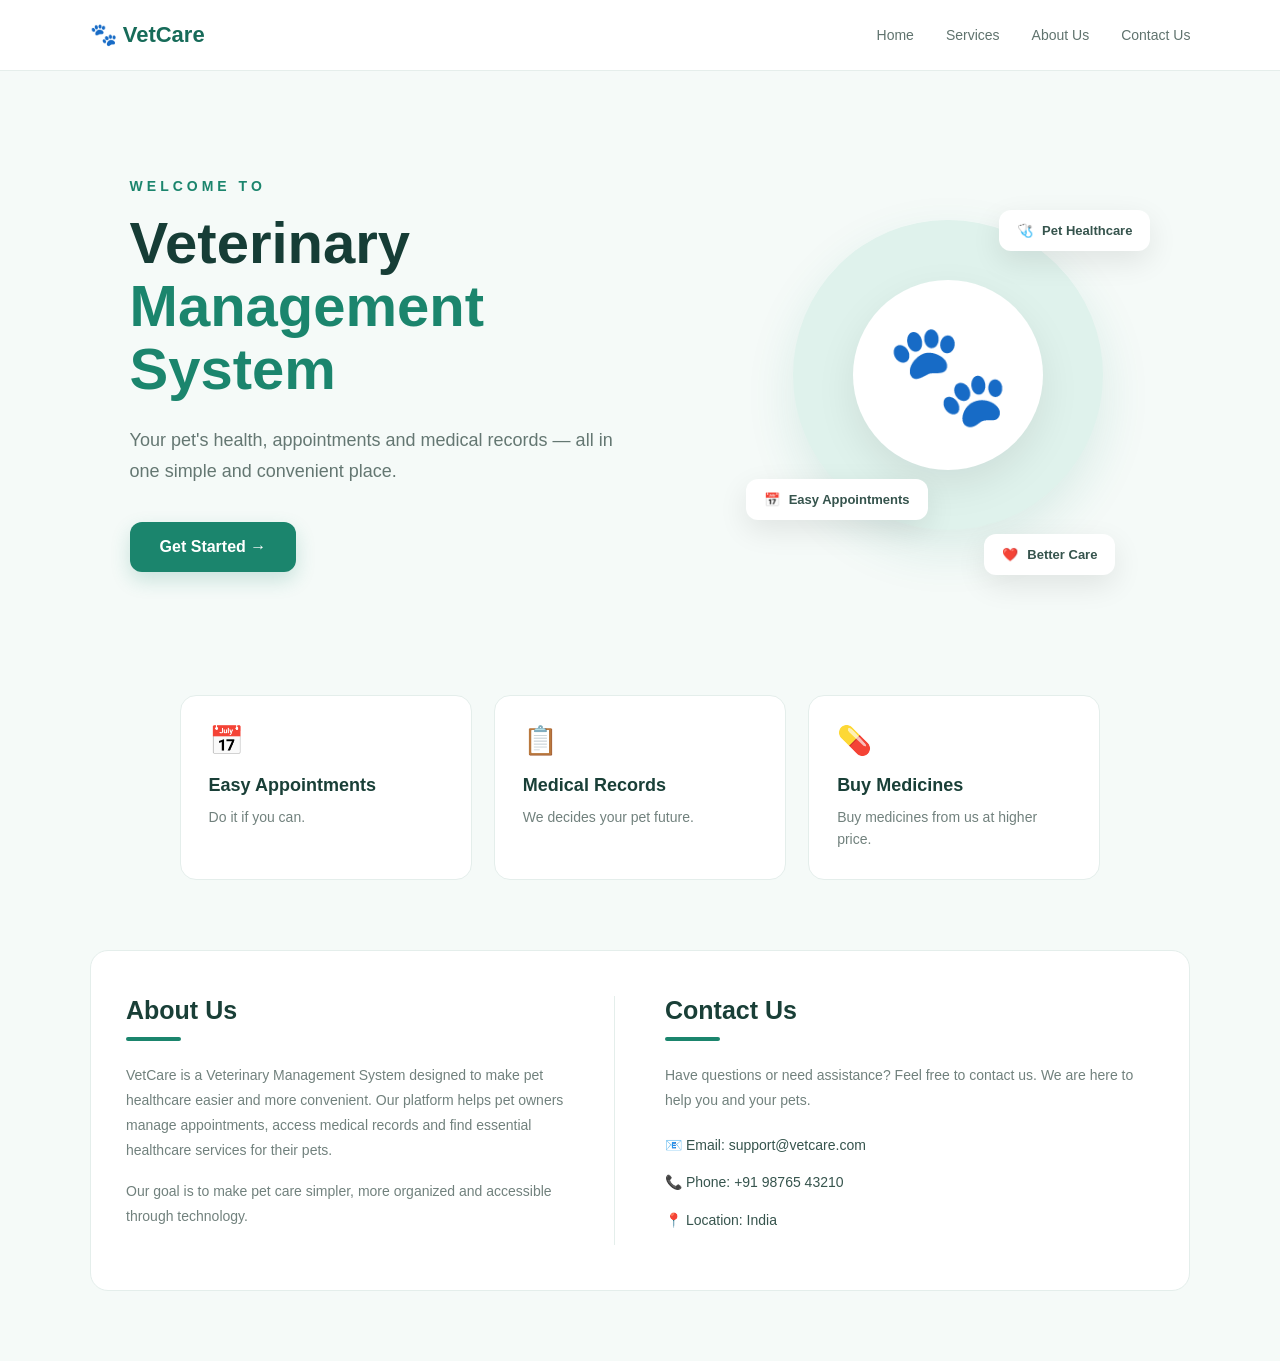
<file: index.html>
<!doctype html>
<html lang="en">
  <head>
    <meta charset="UTF-8" />
    <meta name="viewport" content="width=device-width, initial-scale=1.0" />
    <title>Veterinary Management System</title>
    <link rel="stylesheet" href="index.css" />
  </head>
  <body>
    <header class="navbar">
      <div class="logo">🐾 VetCare</div>
      <nav class="nav-links">
        <a href="#Home">Home</a>
        <a href="#feature">Services</a>
        <a href="#aboutus">About Us</a>
        <a href="#contactus">Contact Us</a>
      </nav>
    </header>
    <main>
      <section class="hero" id="Home">
        <div class="hero-content">
          <p class="welcome-text">WELCOME TO</p>
          <h1>
            Veterinary
            <span> Management System </span>
          </h1>
          <p class="description">
            Your pet's health, appointments and medical records — all in one
            simple and convenient place.
          </p>
          <a href="auth/login.html" class="primary-button"> Get Started → </a>
        </div>
        <div class="hero-visual">
          <div class="pet-circle">
            <div class="paw">🐾</div>
          </div>
          <div class="floating-card card-one">
            🩺
            <span> Pet Healthcare </span>
          </div>
          <div class="floating-card card-two">
            📅
            <span> Easy Appointments </span>
          </div>
          <div class="floating-card card-three">
            ❤️
            <span> Better Care </span>
          </div>
        </div>
      </section>
      <section class="features" id="feature">
        <div class="feature">
          <div class="feature-icon">📅</div>
          <h3>Easy Appointments</h3>
          <p>Do it if you can.</p>
        </div>
        <div class="feature">
          <div class="feature-icon">📋</div>
          <h3>Medical Records</h3>
          <p>We decides your pet future.</p>
        </div>
        <div class="feature">
          <div class="feature-icon">💊</div>
          <h3>Buy Medicines</h3>
          <p>Buy medicines from us at higher price.</p>
        </div>
      </section>
      <section class="info-section">
        <!-- About Us -->
        <div class="info-box" id="aboutus">
          <h2>About Us</h2>
          <div class="section-line"></div>

          <p>
            VetCare is a Veterinary Management System designed to make pet
            healthcare easier and more convenient. Our platform helps pet owners
            manage appointments, access medical records and find essential
            healthcare services for their pets.
          </p>

          <p>
            Our goal is to make pet care simpler, more organized and accessible
            through technology.
          </p>
        </div>

        <!-- Contact Us -->
        <div class="info-box" id="contactus">
          <h2>Contact Us</h2>
          <div class="section-line"></div>

          <p>
            Have questions or need assistance? Feel free to contact us. We are
            here to help you and your pets.
          </p>

          <div class="contact-details">
            <p>📧 Email: support@vetcare.com</p>
            <p>📞 Phone: +91 98765 43210</p>
            <p>📍 Location: India</p>
          </div>
        </div>
      </section>
    </main>
  </body>
</html>
</file>
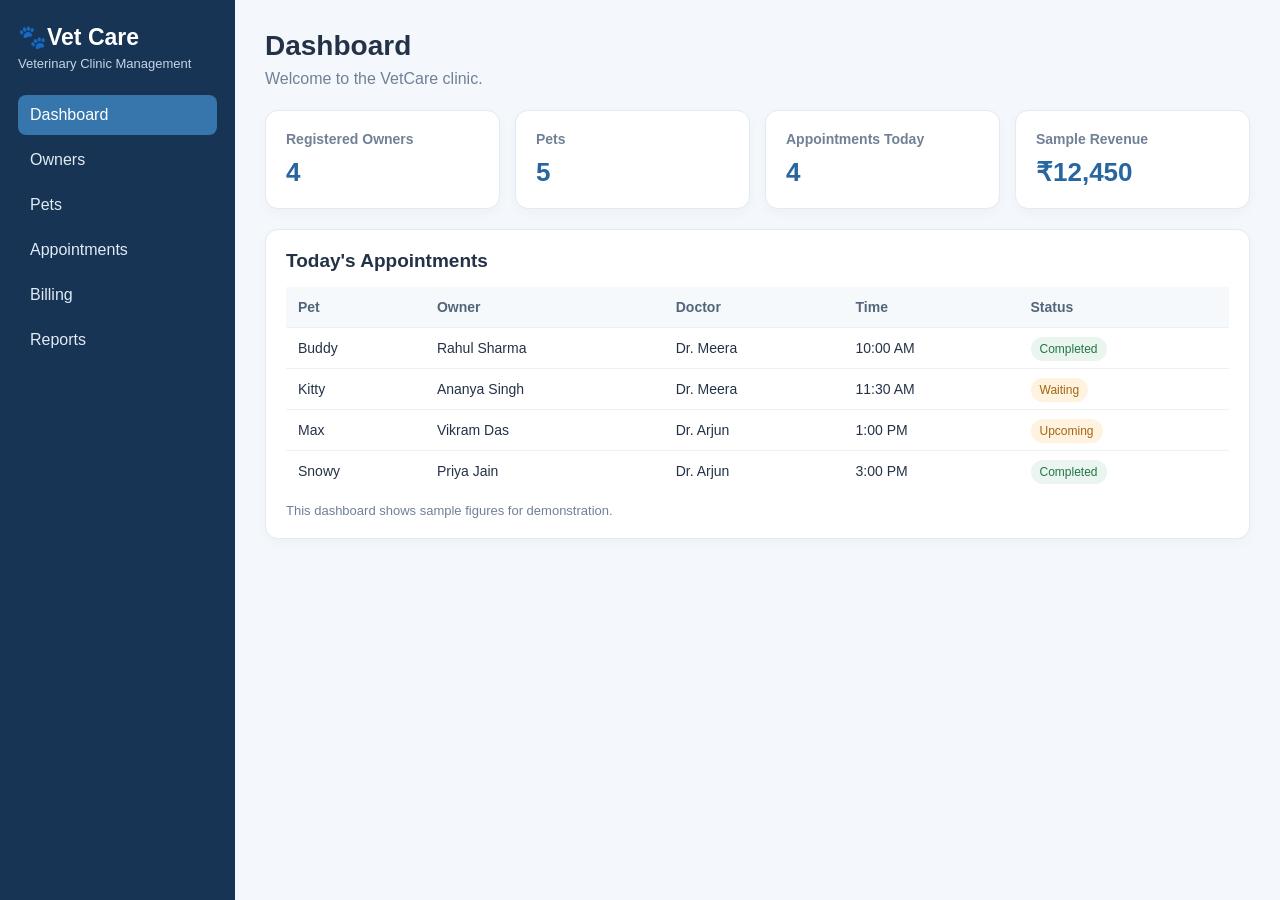
<file: Prashant(RECEPTIONIST)/index.html>
<!doctype html>
<html lang="en">
  <head>
    <meta charset="UTF-8" />
    <meta name="viewport" content="width=device-width,initial-scale=1" />
    <title>Vet Care | Dashboard</title>
    <link rel="stylesheet" href="style.css" />
  </head>

  <body>
    <aside class="sidebar">
      <div class="brand">🐾Vet Care</div>
      <p>Veterinary Clinic Management</p>
      <nav>
        <a class="active" href="index.html">Dashboard</a
        ><a class="" href="owners.html">Owners</a
        ><a class="" href="pets.html">Pets</a
        ><a class="" href="appointments.html">Appointments</a
        ><a class="" href="billing.html">Billing</a
        ><a class="" href="reports.html">Reports</a>
      </nav>
    </aside>
    <main class="main">
      <header class="top">
        <h1>Dashboard</h1>
        <p>Welcome to the VetCare clinic.</p>
      </header>
      <div class="cards">
        <div class="card">
          <h3>Registered Owners</h3>
          <strong>4</strong>
        </div>
        <div class="card">
          <h3>Pets</h3>
          <strong>5</strong>
        </div>
        <div class="card">
          <h3>Appointments Today</h3>
          <strong>4</strong>
        </div>
        <div class="card">
          <h3>Sample Revenue</h3>
          <strong>₹12,450</strong>
        </div>
      </div>
      <section class="panel">
        <h2>Today's Appointments</h2>
        <div class="tablewrap">
          <table>
            <tr>
              <th>Pet</th>
              <th>Owner</th>
              <th>Doctor</th>
              <th>Time</th>
              <th>Status</th>
            </tr>
            <tr>
              <td>Buddy</td>
              <td>Rahul Sharma</td>
              <td>Dr. Meera</td>
              <td>10:00 AM</td>
              <td><span class="tag">Completed</span></td>
            </tr>
            <tr>
              <td>Kitty</td>
              <td>Ananya Singh</td>
              <td>Dr. Meera</td>
              <td>11:30 AM</td>
              <td><span class="tag pending">Waiting</span></td>
            </tr>
            <tr>
              <td>Max</td>
              <td>Vikram Das</td>
              <td>Dr. Arjun</td>
              <td>1:00 PM</td>
              <td><span class="tag pending">Upcoming</span></td>
            </tr>
            <tr>
              <td>Snowy</td>
              <td>Priya Jain</td>
              <td>Dr. Arjun</td>
              <td>3:00 PM</td>
              <td><span class="tag">Completed</span></td>
            </tr>
          </table>
        </div>
        <p class="note">
          This dashboard shows sample figures for demonstration.
        </p>
      </section>
    </main>
    <script src="script.js"></script>
  </body>
</html>
</file>
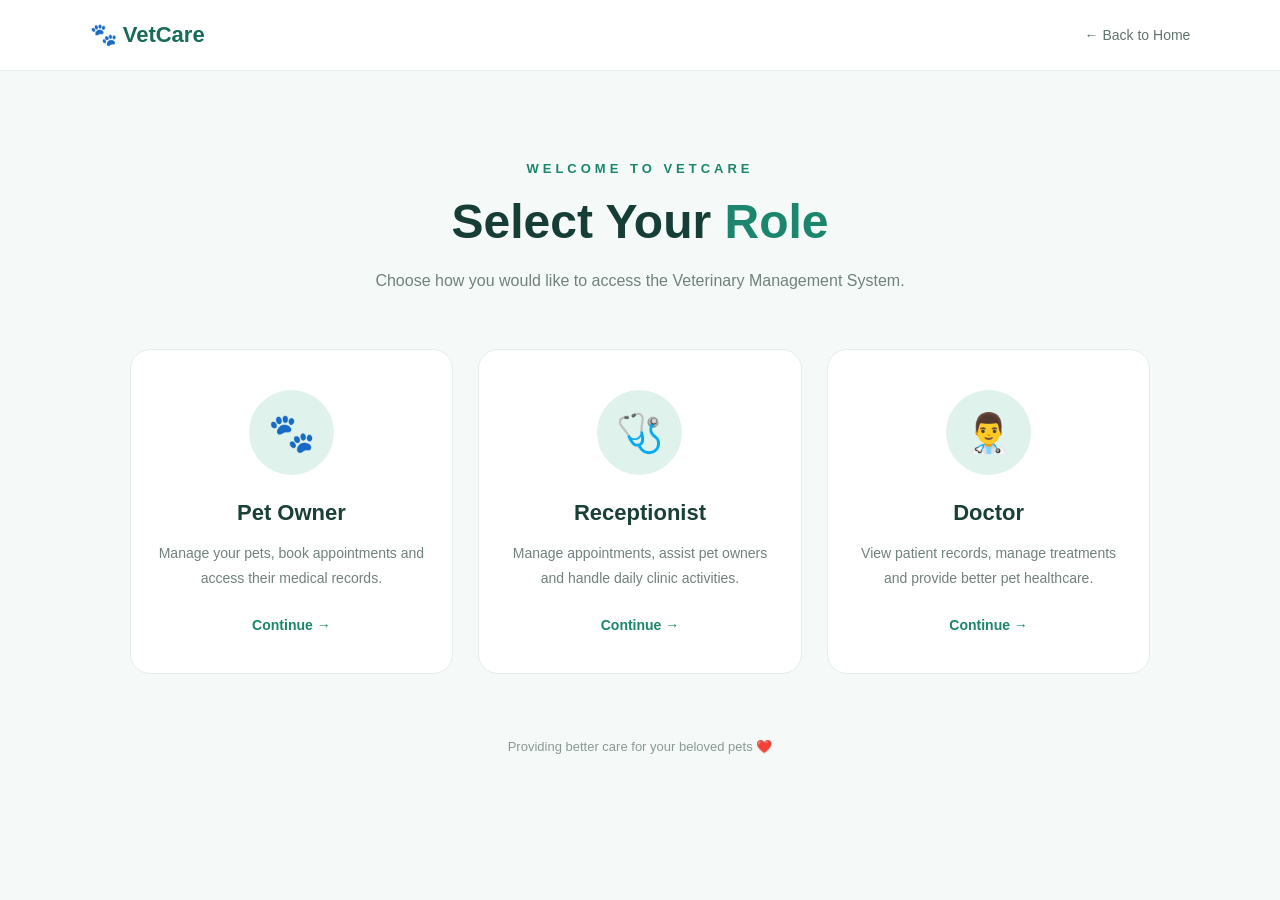
<file: auth/login.html>
<!DOCTYPE html>
<html lang="en">
<head>
    <meta charset="UTF-8">
    <meta name="viewport" content="width=device-width, initial-scale=1.0">
    <title>VetCare | Select Your Role</title>
    <link rel="stylesheet" href="login.css">
</head>
<body>

    <header class="navbar">
        <div class="logo">🐾 VetCare</div>
        <a href="../index.html" class="back-link">← Back to Home</a>
    </header>

    <main>
        <section class="selection-section">

            <p class="welcome-text">WELCOME TO VETCARE</p>

            <h1>Select Your <span>Role</span></h1>

            <p class="subtitle">
                Choose how you would like to access the Veterinary Management System.
            </p>

            <div class="role-container">

                <!-- Pet Owner -->
                <a href="../owner/owner.html" class="role-card">
                    <div class="role-icon">🐾</div>
                    <h2>Pet Owner</h2>
                    <p>
                        Manage your pets, book appointments and
                        access their medical records.
                    </p>
                    <span class="card-link">Continue →</span>
                </a>

                <!-- Receptionist -->
                <a href="../Prashant(RECEPTIONIST)/index.html" class="role-card">
                    <div class="role-icon">🩺</div>
                    <h2>Receptionist</h2>
                    <p>
                        Manage appointments, assist pet owners
                        and handle daily clinic activities.
                    </p>
                    <span class="card-link">Continue →</span>
                </a>

                <!-- Doctor -->
                <a href="../doctor/doctor.html" class="role-card">
                    <div class="role-icon">👨‍⚕️</div>
                    <h2>Doctor</h2>
                    <p>
                        View patient records, manage treatments
                        and provide better pet healthcare.
                    </p>
                    <span class="card-link">Continue →</span>
                </a>

            </div>

            <p class="footer-text">
                Providing better care for your beloved pets ❤️
            </p>

        </section>
    </main>

</body>
</html>
</file>
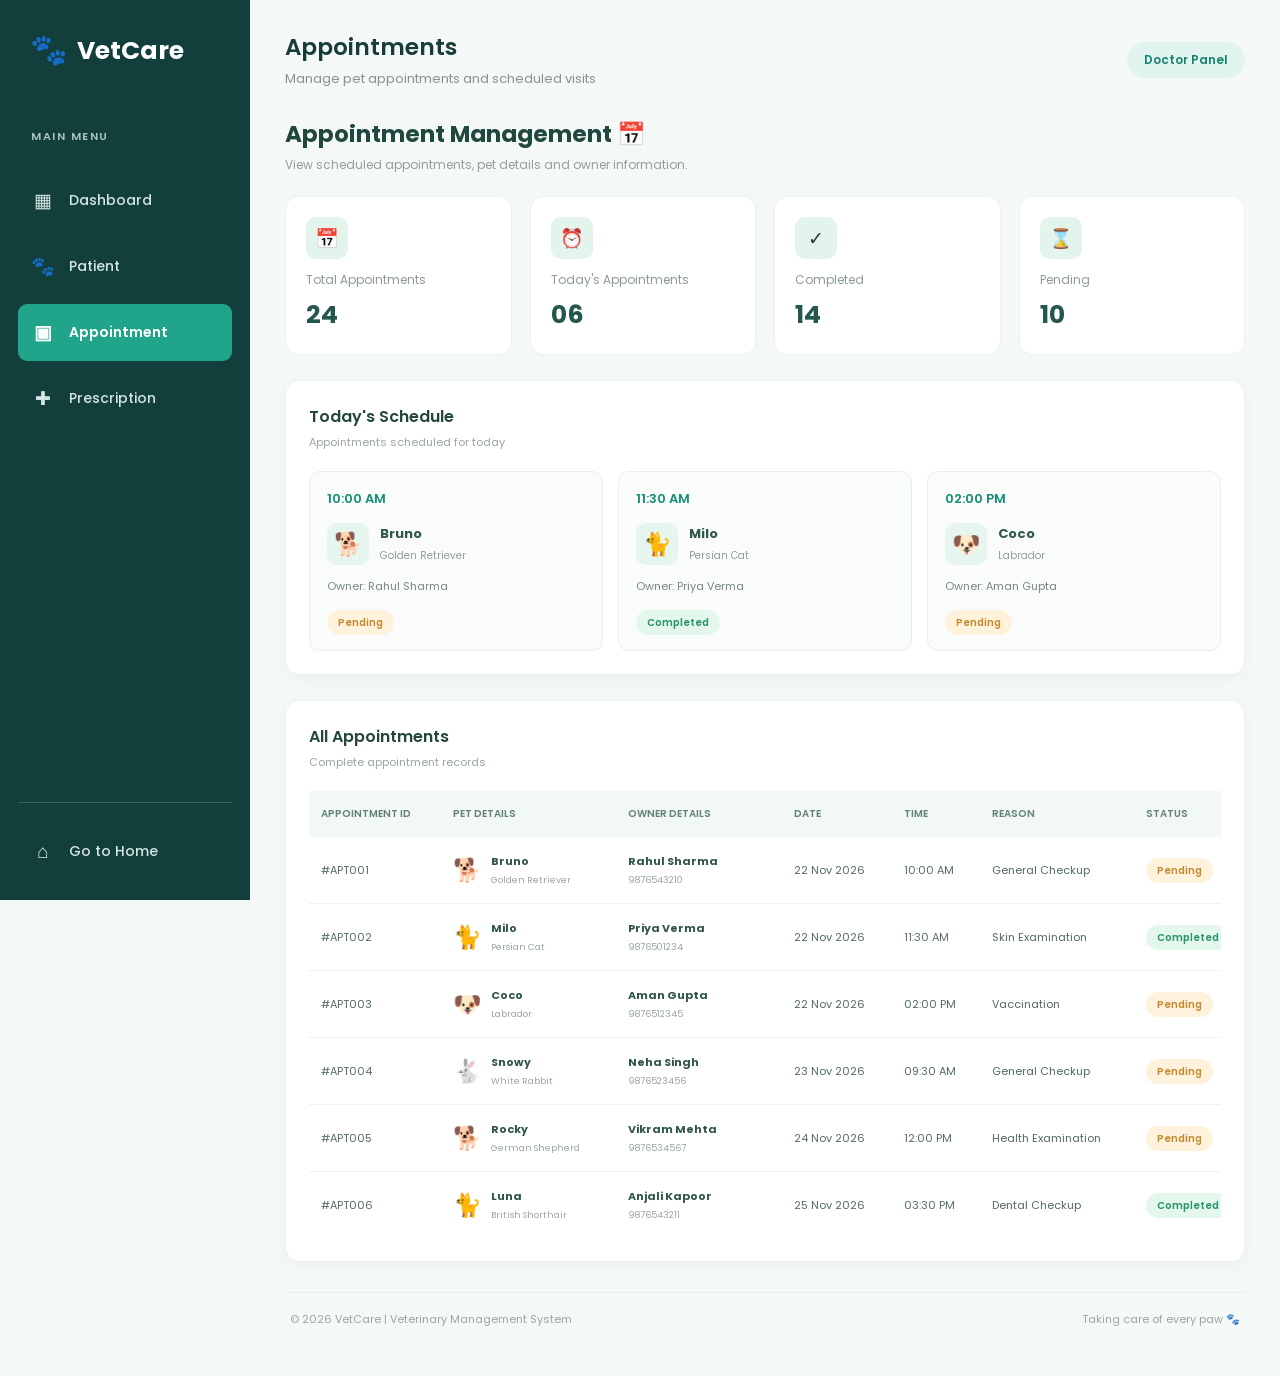
<file: doctor/appointment.html>
<!doctype html>
<html lang="en">
  <head>
    <meta charset="UTF-8" />
    <meta name="viewport" content="width=device-width, initial-scale=1.0" />

    <title>VetCare | Appointments</title>

    <link rel="stylesheet" href="doctor.css" />

    <link
      href="https://fonts.googleapis.com/css2?family=Poppins:wght@400;500;600;700&display=swap"
      rel="stylesheet"
    />
  </head>

  <body>
    <div class="dashboard-container">
      <!-- SIDEBAR -->
      <aside class="sidebar">
        <div class="logo">
          <span class="logo-icon">🐾</span>
          <span>VetCare</span>
        </div>

        <div class="nav-section">
          <p class="nav-heading">MAIN MENU</p>

          <a href="doctor.html" class="nav-link">
            <span class="nav-icon">▦</span>
            <span>Dashboard</span>
          </a>

          <a href="patient.html" class="nav-link">
            <span class="nav-icon">🐾</span>
            <span>Patient</span>
          </a>

          <a href="appointment.html" class="nav-link active">
            <span class="nav-icon">▣</span>
            <span>Appointment</span>
          </a>

          <a href="prescription.html" class="nav-link">
            <span class="nav-icon">✚</span>
            <span>Prescription</span>
          </a>
        </div>

        <div class="sidebar-bottom">
          <a href="../index.html" class="home-link">
            <span class="nav-icon">⌂</span>
            <span>Go to Home</span>
          </a>
        </div>
      </aside>

      <!-- MAIN CONTENT -->
      <main class="main-content">
        <!-- TOP BAR -->
        <header class="topbar">
          <div>
            <h2>Appointments</h2>
            <p>Manage pet appointments and scheduled visits</p>
          </div>

          <div class="topbar-right">
            <span class="today-label">Doctor Panel</span>
          </div>
        </header>

        <!-- PAGE INTRODUCTION -->
        <section class="appointment-heading">
          <h1>Appointment Management 📅</h1>

          <p>View scheduled appointments, pet details and owner information.</p>
        </section>

        <!-- APPOINTMENT SUMMARY -->
        <section class="appointment-summary">
          <div class="summary-box">
            <div class="summary-icon">📅</div>
            <p>Total Appointments</p>
            <h2>24</h2>
          </div>

          <div class="summary-box">
            <div class="summary-icon">⏰</div>
            <p>Today's Appointments</p>
            <h2>06</h2>
          </div>

          <div class="summary-box">
            <div class="summary-icon">✓</div>
            <p>Completed</p>
            <h2>14</h2>
          </div>

          <div class="summary-box">
            <div class="summary-icon">⌛</div>
            <p>Pending</p>
            <h2>10</h2>
          </div>
        </section>

        <!-- TODAY'S SCHEDULE -->
        <section class="content-card schedule-section">
          <div class="section-header">
            <div>
              <h3>Today's Schedule</h3>
              <p>Appointments scheduled for today</p>
            </div>
          </div>

          <div class="schedule-grid">
            <div class="schedule-card">
              <div class="schedule-time">10:00 AM</div>

              <div class="schedule-pet">
                <span>🐕</span>
                <div>
                  <h4>Bruno</h4>
                  <p>Golden Retriever</p>
                </div>
              </div>

              <div class="schedule-owner">Owner: Rahul Sharma</div>

              <span class="status-badge pending">Pending</span>
            </div>

            <div class="schedule-card">
              <div class="schedule-time">11:30 AM</div>

              <div class="schedule-pet">
                <span>🐈</span>
                <div>
                  <h4>Milo</h4>
                  <p>Persian Cat</p>
                </div>
              </div>

              <div class="schedule-owner">Owner: Priya Verma</div>

              <span class="status-badge completed">Completed</span>
            </div>

            <div class="schedule-card">
              <div class="schedule-time">02:00 PM</div>

              <div class="schedule-pet">
                <span>🐶</span>
                <div>
                  <h4>Coco</h4>
                  <p>Labrador</p>
                </div>
              </div>

              <div class="schedule-owner">Owner: Aman Gupta</div>

              <span class="status-badge pending">Pending</span>
            </div>
          </div>
        </section>

        <!-- ALL APPOINTMENTS -->
        <section class="content-card all-appointments">
          <div class="section-header">
            <div>
              <h3>All Appointments</h3>
              <p>Complete appointment records</p>
            </div>
          </div>

          <div class="appointment-table-wrapper">
            <table class="appointment-table">
              <thead>
                <tr>
                  <th>APPOINTMENT ID</th>
                  <th>PET DETAILS</th>
                  <th>OWNER DETAILS</th>
                  <th>DATE</th>
                  <th>TIME</th>
                  <th>REASON</th>
                  <th>STATUS</th>
                </tr>
              </thead>

              <tbody>
                <tr>
                  <td>#APT001</td>

                  <td>
                    <div class="appointment-pet">
                      <span>🐕</span>
                      <div>
                        <strong>Bruno</strong>
                        <small>Golden Retriever</small>
                      </div>
                    </div>
                  </td>

                  <td>
                    <div class="appointment-owner">
                      <strong>Rahul Sharma</strong>
                      <small>9876543210</small>
                    </div>
                  </td>

                  <td>22 Nov 2026</td>
                  <td>10:00 AM</td>
                  <td>General Checkup</td>

                  <td>
                    <span class="status-badge pending">Pending</span>
                  </td>
                </tr>

                <tr>
                  <td>#APT002</td>

                  <td>
                    <div class="appointment-pet">
                      <span>🐈</span>
                      <div>
                        <strong>Milo</strong>
                        <small>Persian Cat</small>
                      </div>
                    </div>
                  </td>

                  <td>
                    <div class="appointment-owner">
                      <strong>Priya Verma</strong>
                      <small>9876501234</small>
                    </div>
                  </td>

                  <td>22 Nov 2026</td>
                  <td>11:30 AM</td>
                  <td>Skin Examination</td>

                  <td>
                    <span class="status-badge completed">Completed</span>
                  </td>
                </tr>

                <tr>
                  <td>#APT003</td>

                  <td>
                    <div class="appointment-pet">
                      <span>🐶</span>
                      <div>
                        <strong>Coco</strong>
                        <small>Labrador</small>
                      </div>
                    </div>
                  </td>

                  <td>
                    <div class="appointment-owner">
                      <strong>Aman Gupta</strong>
                      <small>9876512345</small>
                    </div>
                  </td>

                  <td>22 Nov 2026</td>
                  <td>02:00 PM</td>
                  <td>Vaccination</td>

                  <td>
                    <span class="status-badge pending">Pending</span>
                  </td>
                </tr>

                <tr>
                  <td>#APT004</td>

                  <td>
                    <div class="appointment-pet">
                      <span>🐇</span>
                      <div>
                        <strong>Snowy</strong>
                        <small>White Rabbit</small>
                      </div>
                    </div>
                  </td>

                  <td>
                    <div class="appointment-owner">
                      <strong>Neha Singh</strong>
                      <small>9876523456</small>
                    </div>
                  </td>

                  <td>23 Nov 2026</td>
                  <td>09:30 AM</td>
                  <td>General Checkup</td>

                  <td>
                    <span class="status-badge pending">Pending</span>
                  </td>
                </tr>

                <tr>
                  <td>#APT005</td>

                  <td>
                    <div class="appointment-pet">
                      <span>🐕</span>
                      <div>
                        <strong>Rocky</strong>
                        <small>German Shepherd</small>
                      </div>
                    </div>
                  </td>

                  <td>
                    <div class="appointment-owner">
                      <strong>Vikram Mehta</strong>
                      <small>9876534567</small>
                    </div>
                  </td>

                  <td>24 Nov 2026</td>
                  <td>12:00 PM</td>
                  <td>Health Examination</td>

                  <td>
                    <span class="status-badge pending">Pending</span>
                  </td>
                </tr>

                <tr>
                  <td>#APT006</td>

                  <td>
                    <div class="appointment-pet">
                      <span>🐈</span>
                      <div>
                        <strong>Luna</strong>
                        <small>British Shorthair</small>
                      </div>
                    </div>
                  </td>

                  <td>
                    <div class="appointment-owner">
                      <strong>Anjali Kapoor</strong>
                      <small>9876543211</small>
                    </div>
                  </td>

                  <td>25 Nov 2026</td>
                  <td>03:30 PM</td>
                  <td>Dental Checkup</td>

                  <td>
                    <span class="status-badge completed">Completed</span>
                  </td>
                </tr>
              </tbody>
            </table>
          </div>
        </section>

        <!-- FOOTER -->
        <footer class="footer">
          <p>© 2026 VetCare | Veterinary Management System</p>

          <p>Taking care of every paw 🐾</p>
        </footer>
      </main>
    </div>
  </body>
</html>
</file>
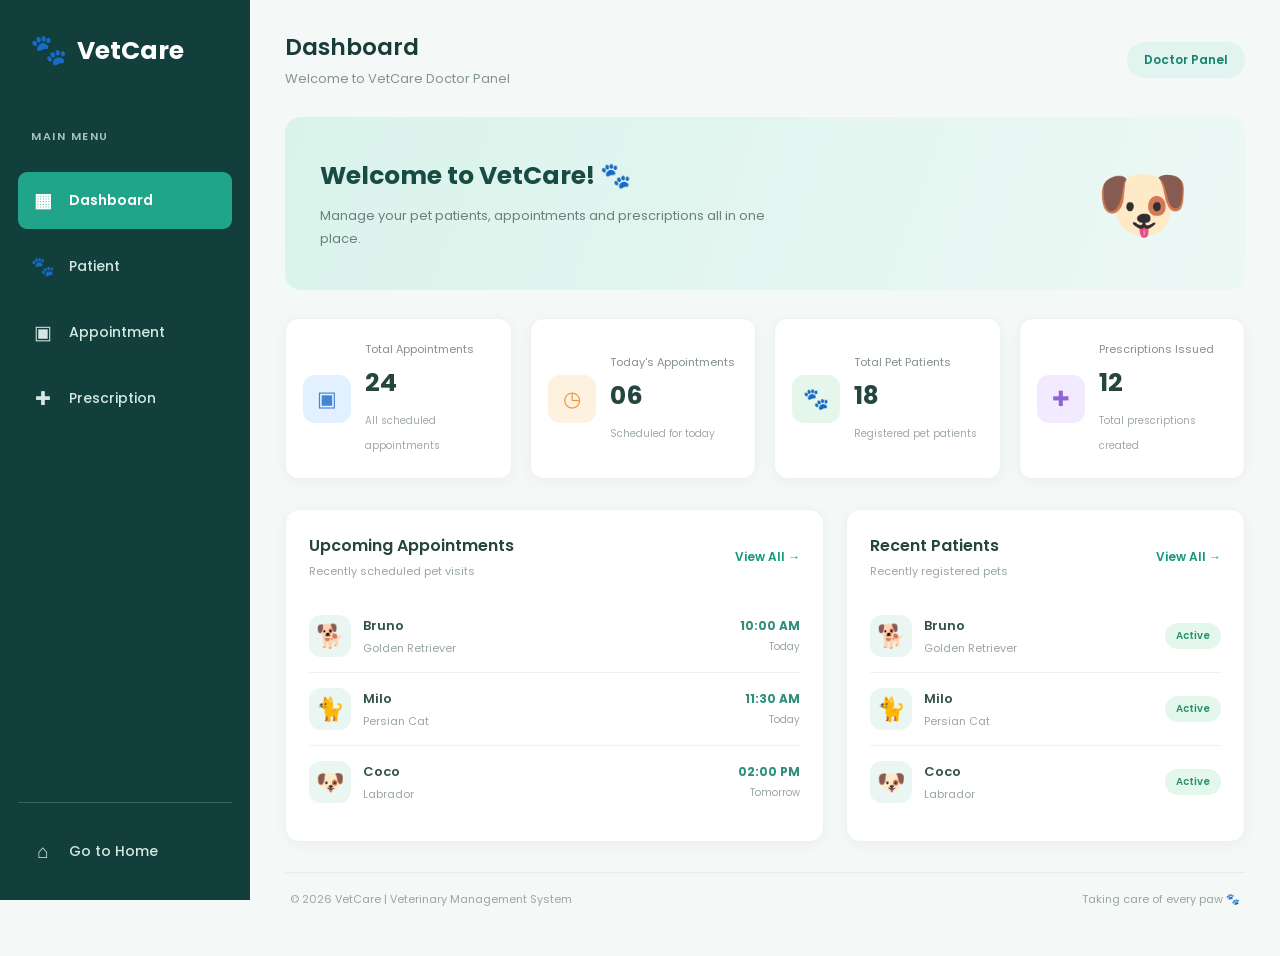
<file: doctor/doctor.html>
<!doctype html>
<html lang="en">
  <head>
    <meta charset="UTF-8" />
    <meta name="viewport" content="width=device-width, initial-scale=1.0" />

    <title>VetCare | Doctor Dashboard</title>

    <link rel="stylesheet" href="doctor.css" />

    <link
      href="https://fonts.googleapis.com/css2?family=Poppins:wght@400;500;600;700&display=swap"
      rel="stylesheet"
    />
  </head>

  <body>
    <div class="dashboard-container">
      <!-- SIDEBAR -->
      <aside class="sidebar">
        <div class="logo">
          <span class="logo-icon">🐾</span>
          <span>VetCare</span>
        </div>

        <div class="nav-section">
          <p class="nav-heading">MAIN MENU</p>

          <a href="doctor.html" class="nav-link active">
            <span class="nav-icon">▦</span>
            <span>Dashboard</span>
          </a>

          <a href="patient.html" class="nav-link">
            <span class="nav-icon">🐾</span>
            <span>Patient</span>
          </a>

          <a href="appointment.html" class="nav-link">
            <span class="nav-icon">▣</span>
            <span>Appointment</span>
          </a>

          <a href="prescription.html" class="nav-link">
            <span class="nav-icon">✚</span>
            <span>Prescription</span>
          </a>
        </div>

        <!-- GO TO HOME -->
        <div class="sidebar-bottom">
          <a href="../index.html" class="home-link">
            <span class="nav-icon">⌂</span>
            <span>Go to Home</span>
          </a>
        </div>
      </aside>

      <!-- MAIN CONTENT -->
      <main class="main-content">
        <!-- TOP BAR -->
        <header class="topbar">
          <div>
            <h2>Dashboard</h2>
            <p>Welcome to VetCare Doctor Panel</p>
          </div>

          <div class="topbar-right">
            <span class="today-label">Doctor Panel</span>
          </div>
        </header>

        <!-- WELCOME SECTION -->
        <section class="welcome-section">
          <div class="welcome-text">
            <h1>Welcome to VetCare! 🐾</h1>

            <p>
              Manage your pet patients, appointments and prescriptions all in
              one place.
            </p>
          </div>

          <div class="welcome-icon">🐶</div>
        </section>

        <!-- STATISTICS -->
        <section class="stats-grid">
          <div class="stat-card">
            <div class="stat-icon appointment-icon">▣</div>

            <div>
              <p>Total Appointments</p>
              <h2>24</h2>
              <span>All scheduled appointments</span>
            </div>
          </div>

          <div class="stat-card">
            <div class="stat-icon today-icon">◷</div>

            <div>
              <p>Today's Appointments</p>
              <h2>06</h2>
              <span>Scheduled for today</span>
            </div>
          </div>

          <div class="stat-card">
            <div class="stat-icon patient-icon">🐾</div>

            <div>
              <p>Total Pet Patients</p>
              <h2>18</h2>
              <span>Registered pet patients</span>
            </div>
          </div>

          <div class="stat-card">
            <div class="stat-icon prescription-icon">✚</div>

            <div>
              <p>Prescriptions Issued</p>
              <h2>12</h2>
              <span>Total prescriptions created</span>
            </div>
          </div>
        </section>

        <!-- LOWER CONTENT -->
        <section class="dashboard-grid">
          <!-- UPCOMING APPOINTMENTS -->
          <div class="content-card">
            <div class="section-header">
              <div>
                <h3>Upcoming Appointments</h3>
                <p>Recently scheduled pet visits</p>
              </div>

              <a href="appointment.html" class="view-link"> View All → </a>
            </div>

            <div class="appointment-list">
              <div class="appointment-item">
                <div class="pet-avatar">🐕</div>

                <div class="pet-info">
                  <h4>Bruno</h4>
                  <p>Golden Retriever</p>
                </div>

                <div class="appointment-time">
                  <strong>10:00 AM</strong>
                  <span>Today</span>
                </div>
              </div>

              <div class="appointment-item">
                <div class="pet-avatar">🐈</div>

                <div class="pet-info">
                  <h4>Milo</h4>
                  <p>Persian Cat</p>
                </div>

                <div class="appointment-time">
                  <strong>11:30 AM</strong>
                  <span>Today</span>
                </div>
              </div>

              <div class="appointment-item">
                <div class="pet-avatar">🐶</div>

                <div class="pet-info">
                  <h4>Coco</h4>
                  <p>Labrador</p>
                </div>

                <div class="appointment-time">
                  <strong>02:00 PM</strong>
                  <span>Tomorrow</span>
                </div>
              </div>
            </div>
          </div>

          <!-- RECENT PATIENTS -->
          <div class="content-card">
            <div class="section-header">
              <div>
                <h3>Recent Patients</h3>
                <p>Recently registered pets</p>
              </div>

              <a href="patient.html" class="view-link"> View All → </a>
            </div>

            <div class="patient-list">
              <div class="patient-item">
                <div class="pet-avatar">🐕</div>

                <div class="pet-info">
                  <h4>Bruno</h4>
                  <p>Golden Retriever</p>
                </div>

                <span class="status-badge active"> Active </span>
              </div>

              <div class="patient-item">
                <div class="pet-avatar">🐈</div>

                <div class="pet-info">
                  <h4>Milo</h4>
                  <p>Persian Cat</p>
                </div>

                <span class="status-badge active"> Active </span>
              </div>

              <div class="patient-item">
                <div class="pet-avatar">🐶</div>

                <div class="pet-info">
                  <h4>Coco</h4>
                  <p>Labrador</p>
                </div>

                <span class="status-badge active"> Active </span>
              </div>
            </div>
          </div>
        </section>

        <!-- FOOTER -->
        <footer class="footer">
          <p>© 2026 VetCare | Veterinary Management System</p>
          <p>Taking care of every paw 🐾</p>
        </footer>
      </main>
    </div>
  </body>
</html>
</file>
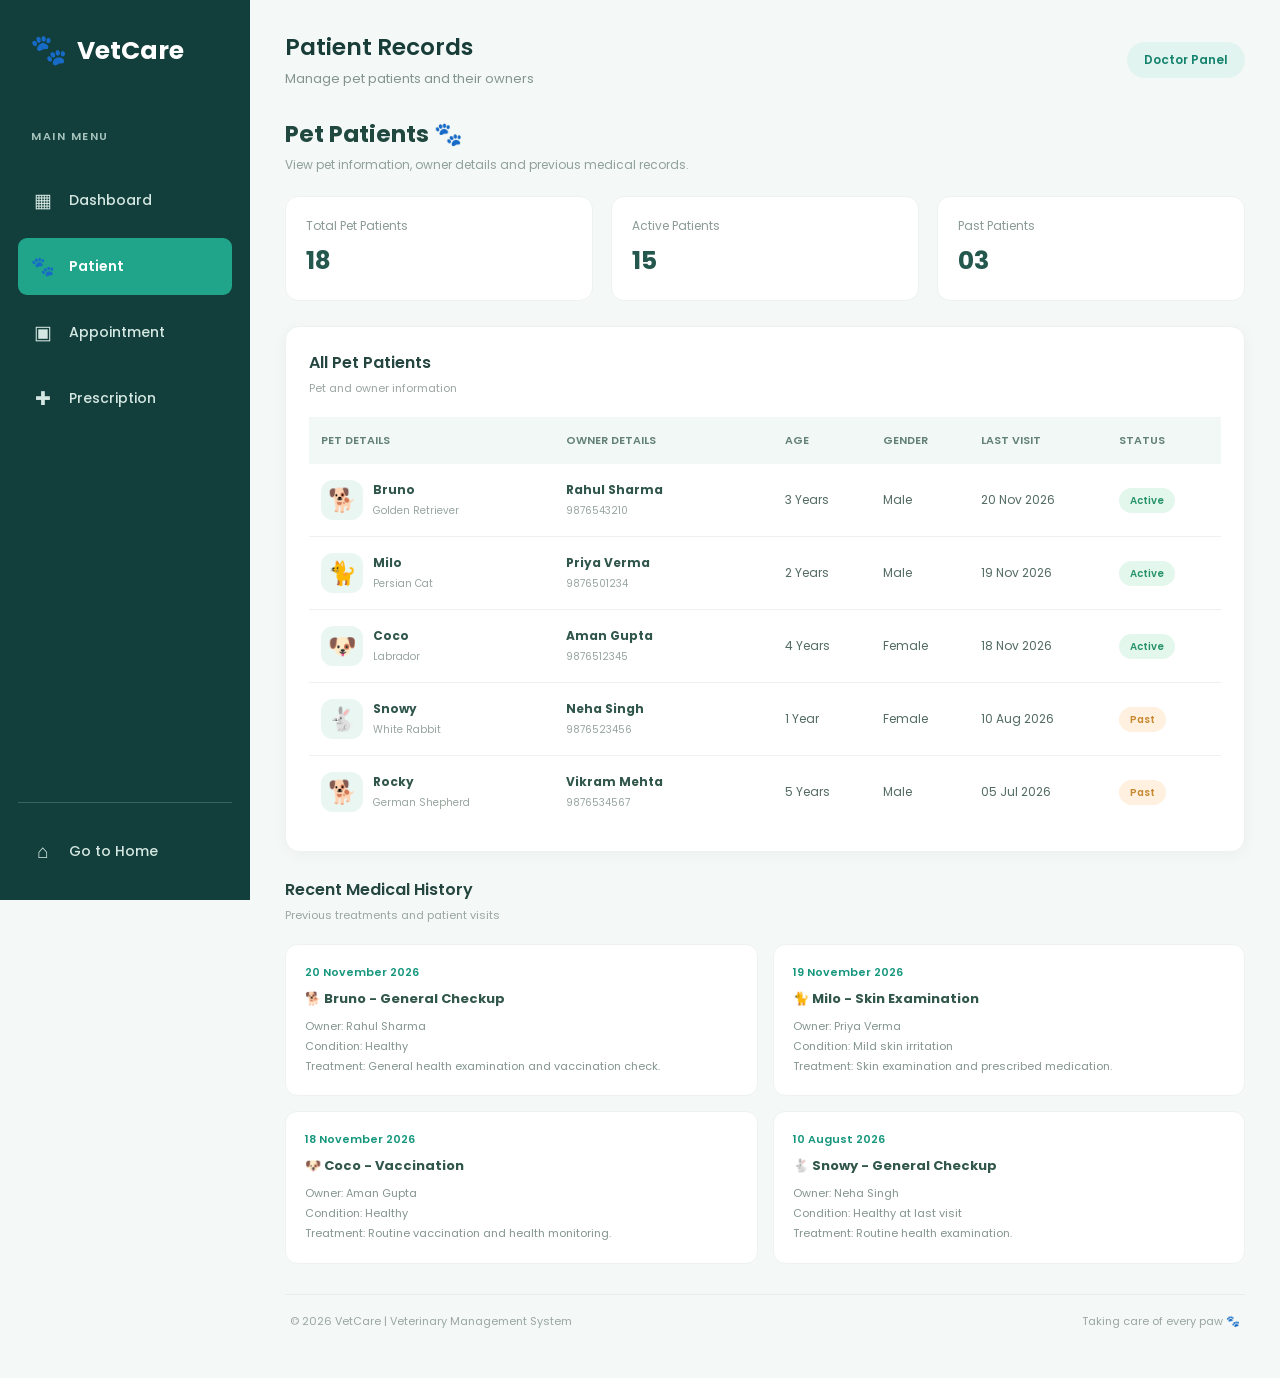
<file: doctor/patient.html>
<!doctype html>
<html lang="en">
  <head>
    <meta charset="UTF-8" />
    <meta name="viewport" content="width=device-width, initial-scale=1.0" />

    <title>VetCare | Patient Records</title>

    <link rel="stylesheet" href="doctor.css" />

    <link
      href="https://fonts.googleapis.com/css2?family=Poppins:wght@400;500;600;700&display=swap"
      rel="stylesheet"
    />
  </head>

  <body>
    <div class="dashboard-container">
      <!-- SIDEBAR -->
      <aside class="sidebar">
        <div class="logo">
          <span class="logo-icon">🐾</span>
          <span>VetCare</span>
        </div>

        <div class="nav-section">
          <p class="nav-heading">MAIN MENU</p>

          <a href="doctor.html" class="nav-link">
            <span class="nav-icon">▦</span>
            <span>Dashboard</span>
          </a>

          <a href="patient.html" class="nav-link active">
            <span class="nav-icon">🐾</span>
            <span>Patient</span>
          </a>

          <a href="appointment.html" class="nav-link">
            <span class="nav-icon">▣</span>
            <span>Appointment</span>
          </a>

          <a href="prescription.html" class="nav-link">
            <span class="nav-icon">✚</span>
            <span>Prescription</span>
          </a>
        </div>

        <div class="sidebar-bottom">
         <a href="../index.html" class="home-link">
            <span class="nav-icon">⌂</span>
            <span>Go to Home</span>
          </a>
        </div>
      </aside>

      <!-- MAIN CONTENT -->
      <main class="main-content">
        <!-- TOP BAR -->
        <header class="topbar">
          <div>
            <h2>Patient Records</h2>
            <p>Manage pet patients and their owners</p>
          </div>

          <div class="topbar-right">
            <span class="today-label">Doctor Panel</span>
          </div>
        </header>

        <!-- PAGE INTRODUCTION -->
        <section class="patient-heading">
          <h1>Pet Patients 🐾</h1>

          <p>
            View pet information, owner details and previous medical records.
          </p>
        </section>

        <!-- PATIENT SUMMARY -->
        <section class="patient-summary">
          <div class="summary-box">
            <p>Total Pet Patients</p>
            <h2>18</h2>
          </div>

          <div class="summary-box">
            <p>Active Patients</p>
            <h2>15</h2>
          </div>

          <div class="summary-box">
            <p>Past Patients</p>
            <h2>03</h2>
          </div>
        </section>

        <!-- ALL PATIENTS -->
        <section class="content-card">
          <div class="section-header">
            <div>
              <h3>All Pet Patients</h3>
              <p>Pet and owner information</p>
            </div>
          </div>

          <div class="patient-table-wrapper">
            <table class="patient-table">
              <thead>
                <tr>
                  <th>PET DETAILS</th>
                  <th>OWNER DETAILS</th>
                  <th>AGE</th>
                  <th>GENDER</th>
                  <th>LAST VISIT</th>
                  <th>STATUS</th>
                </tr>
              </thead>

              <tbody>
                <tr>
                  <td>
                    <div class="table-pet">
                      <div class="pet-avatar">🐕</div>
                      <div>
                        <strong>Bruno</strong>
                        <span>Golden Retriever</span>
                      </div>
                    </div>
                  </td>

                  <td>
                    <div class="owner-info">
                      <strong>Rahul Sharma</strong>
                      <span>9876543210</span>
                    </div>
                  </td>

                  <td>3 Years</td>
                  <td>Male</td>
                  <td>20 Nov 2026</td>

                  <td>
                    <span class="status-badge active">Active</span>
                  </td>
                </tr>

                <tr>
                  <td>
                    <div class="table-pet">
                      <div class="pet-avatar">🐈</div>
                      <div>
                        <strong>Milo</strong>
                        <span>Persian Cat</span>
                      </div>
                    </div>
                  </td>

                  <td>
                    <div class="owner-info">
                      <strong>Priya Verma</strong>
                      <span>9876501234</span>
                    </div>
                  </td>

                  <td>2 Years</td>
                  <td>Male</td>
                  <td>19 Nov 2026</td>

                  <td>
                    <span class="status-badge active">Active</span>
                  </td>
                </tr>

                <tr>
                  <td>
                    <div class="table-pet">
                      <div class="pet-avatar">🐶</div>
                      <div>
                        <strong>Coco</strong>
                        <span>Labrador</span>
                      </div>
                    </div>
                  </td>

                  <td>
                    <div class="owner-info">
                      <strong>Aman Gupta</strong>
                      <span>9876512345</span>
                    </div>
                  </td>

                  <td>4 Years</td>
                  <td>Female</td>
                  <td>18 Nov 2026</td>

                  <td>
                    <span class="status-badge active">Active</span>
                  </td>
                </tr>

                <tr>
                  <td>
                    <div class="table-pet">
                      <div class="pet-avatar">🐇</div>
                      <div>
                        <strong>Snowy</strong>
                        <span>White Rabbit</span>
                      </div>
                    </div>
                  </td>

                  <td>
                    <div class="owner-info">
                      <strong>Neha Singh</strong>
                      <span>9876523456</span>
                    </div>
                  </td>

                  <td>1 Year</td>
                  <td>Female</td>
                  <td>10 Aug 2026</td>

                  <td>
                    <span class="status-badge past">Past</span>
                  </td>
                </tr>

                <tr>
                  <td>
                    <div class="table-pet">
                      <div class="pet-avatar">🐕</div>
                      <div>
                        <strong>Rocky</strong>
                        <span>German Shepherd</span>
                      </div>
                    </div>
                  </td>

                  <td>
                    <div class="owner-info">
                      <strong>Vikram Mehta</strong>
                      <span>9876534567</span>
                    </div>
                  </td>

                  <td>5 Years</td>
                  <td>Male</td>
                  <td>05 Jul 2026</td>

                  <td>
                    <span class="status-badge past">Past</span>
                  </td>
                </tr>
              </tbody>
            </table>
          </div>
        </section>

        <!-- RECENT MEDICAL HISTORY -->
        <section class="history-section">
          <div class="section-header">
            <div>
              <h3>Recent Medical History</h3>
              <p>Previous treatments and patient visits</p>
            </div>
          </div>

          <div class="history-grid">
            <div class="history-card">
              <div class="history-date">20 November 2026</div>

              <h4>🐕 Bruno - General Checkup</h4>

              <p>
                Owner: Rahul Sharma<br />
                Condition: Healthy<br />
                Treatment: General health examination and vaccination check.
              </p>
            </div>

            <div class="history-card">
              <div class="history-date">19 November 2026</div>

              <h4>🐈 Milo - Skin Examination</h4>

              <p>
                Owner: Priya Verma<br />
                Condition: Mild skin irritation<br />
                Treatment: Skin examination and prescribed medication.
              </p>
            </div>

            <div class="history-card">
              <div class="history-date">18 November 2026</div>

              <h4>🐶 Coco - Vaccination</h4>

              <p>
                Owner: Aman Gupta<br />
                Condition: Healthy<br />
                Treatment: Routine vaccination and health monitoring.
              </p>
            </div>

            <div class="history-card">
              <div class="history-date">10 August 2026</div>

              <h4>🐇 Snowy - General Checkup</h4>

              <p>
                Owner: Neha Singh<br />
                Condition: Healthy at last visit<br />
                Treatment: Routine health examination.
              </p>
            </div>
          </div>
        </section>

        <!-- FOOTER -->
        <footer class="footer">
          <p>© 2026 VetCare | Veterinary Management System</p>

          <p>Taking care of every paw 🐾</p>
        </footer>
      </main>
    </div>
  </body>
</html>
</file>
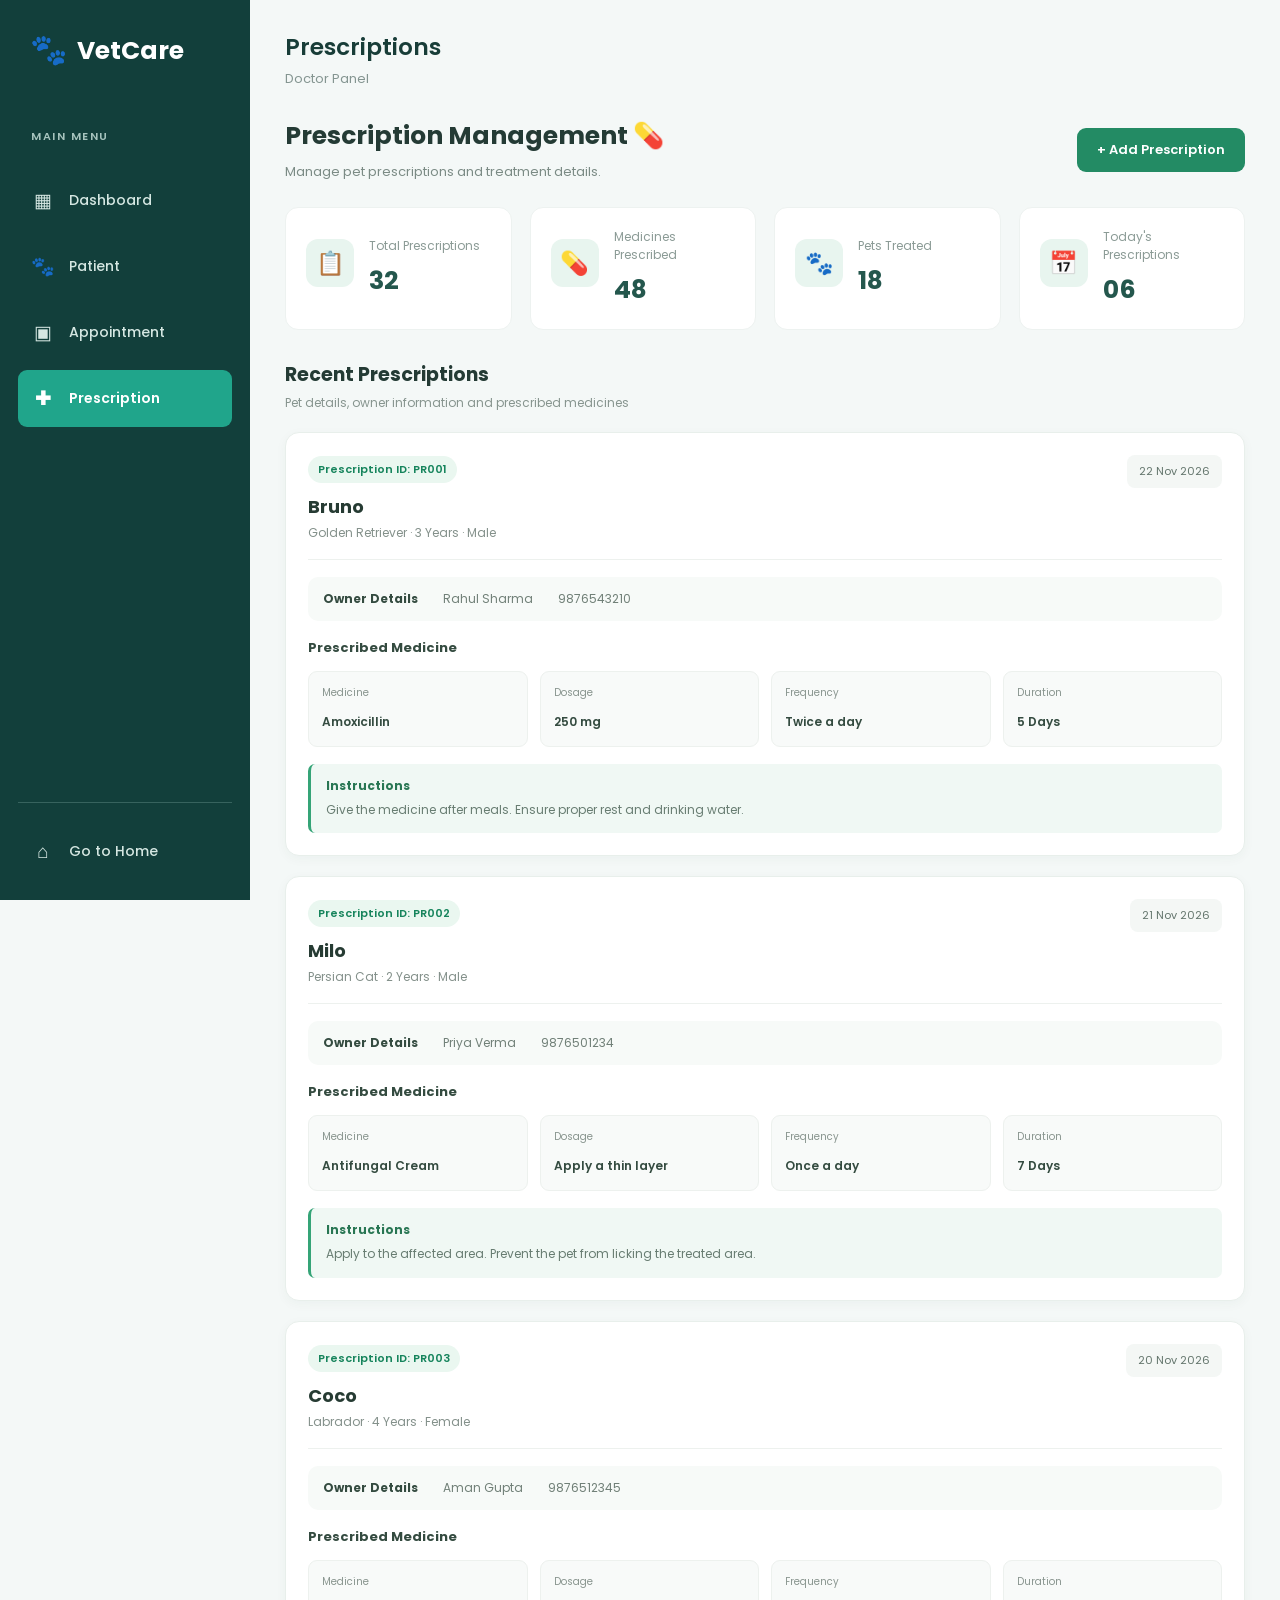
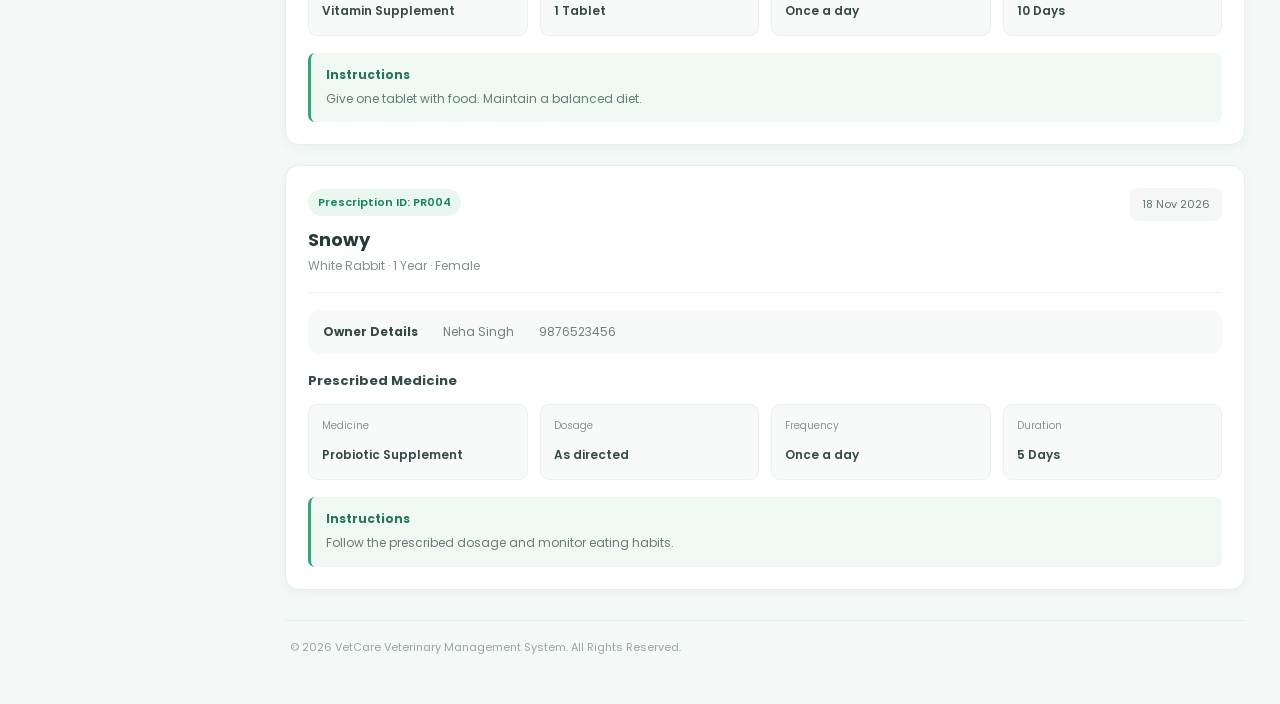
<file: doctor/prescription.html>
<!DOCTYPE html>
<html lang="en">
<head>
    <meta charset="UTF-8">
    <meta name="viewport" content="width=device-width, initial-scale=1.0">
    <title>Prescriptions | VetCare</title>

    <link rel="stylesheet" href="doctor.css">

    <link rel="preconnect" href="https://fonts.googleapis.com">
    <link rel="preconnect" href="https://fonts.gstatic.com" crossorigin>
    <link href="https://fonts.googleapis.com/css2?family=Poppins:wght@400;500;600;700&display=swap" rel="stylesheet">
</head>

<body>

<div class="dashboard-container">

    <!-- Sidebar -->
    <aside class="sidebar">
        <div class="logo">
          <span class="logo-icon">🐾</span>
          <span>VetCare</span>
        </div>

        <div class="nav-section">
          <p class="nav-heading">MAIN MENU</p>

          <a href="doctor.html" class="nav-link">
            <span class="nav-icon">▦</span>
            <span>Dashboard</span>
          </a>

          <a href="patient.html" class="nav-link">
            <span class="nav-icon">🐾</span>
            <span>Patient</span>
          </a>

          <a href="appointment.html" class="nav-link">
            <span class="nav-icon">▣</span>
            <span>Appointment</span>
          </a>

          <a href="prescription.html" class="nav-link  active">
            <span class="nav-icon">✚</span>
            <span>Prescription</span>
          </a>
        </div>

        <div class="sidebar-bottom">
          <a href="../index.html" class="home-link">
            <span class="nav-icon">⌂</span>
            <span>Go to Home</span>
          </a>
        </div>
      </aside>

    <!-- Main Content -->
    <main class="main-content">

        <header class="topbar">
            <div>
                <h2>Prescriptions</h2>
                <p>Doctor Panel</p>
            </div>
        </header>


        <!-- Heading and Add Button -->
        <section class="prescription-heading prescription-heading-row">

            <div>
                <h1>Prescription Management 💊</h1>
                <p>Manage pet prescriptions and treatment details.</p>
            </div>

            <label for="add-prescription-toggle" class="add-prescription-btn">
                + Add Prescription
            </label>

        </section>


        <!-- Popup Checkbox -->
        <input type="checkbox" id="add-prescription-toggle" class="popup-toggle">


        <!-- Popup -->
        <div class="prescription-modal">

            <label for="add-prescription-toggle" class="modal-overlay"></label>

            <div class="prescription-modal-box">

                <div class="modal-header">
                    <div>
                        <h2>💊 Add New Prescription</h2>
                        <p>Enter the pet, owner and medicine details below.</p>
                    </div>

                    <label for="add-prescription-toggle" class="modal-close">×</label>
                </div>


                <form class="prescription-form">

                    <h3 class="form-section-title">Pet & Owner Information</h3>

                    <div class="form-grid">

                        <div class="form-group">
                            <label>Pet Name</label>
                            <input type="text" placeholder="Enter pet name">
                        </div>

                        <div class="form-group">
                            <label>Pet Breed</label>
                            <input type="text" placeholder="Enter pet breed">
                        </div>

                        <div class="form-group">
                            <label>Pet Age</label>
                            <input type="text" placeholder="Example: 3 Years">
                        </div>

                        <div class="form-group">
                            <label>Pet Gender</label>
                            <select>
                                <option value="">Select gender</option>
                                <option>Male</option>
                                <option>Female</option>
                            </select>
                        </div>

                        <div class="form-group">
                            <label>Owner Name</label>
                            <input type="text" placeholder="Enter owner name">
                        </div>

                        <div class="form-group">
                            <label>Owner Phone</label>
                            <input type="tel" placeholder="Enter phone number">
                        </div>

                    </div>


                    <h3 class="form-section-title">Medicine Information</h3>

                    <div class="form-grid">

                        <div class="form-group">
                            <label>Medicine Name</label>
                            <input type="text" placeholder="Enter medicine name">
                        </div>

                        <div class="form-group">
                            <label>Dosage</label>
                            <input type="text" placeholder="Example: 250 mg">
                        </div>

                        <div class="form-group">
                            <label>Frequency</label>
                            <select>
                                <option value="">Select frequency</option>
                                <option>Once a day</option>
                                <option>Twice a day</option>
                                <option>Three times a day</option>
                                <option>As directed</option>
                            </select>
                        </div>

                        <div class="form-group">
                            <label>Duration</label>
                            <input type="text" placeholder="Example: 5 Days">
                        </div>

                        <div class="form-group">
                            <label>Prescription Date</label>
                            <input type="date">
                        </div>

                        <div class="form-group">
                            <label>Next Visit Date</label>
                            <input type="date">
                        </div>

                    </div>


                    <div class="form-group instructions-group">
                        <label>Additional Instructions</label>
                        <textarea rows="3" placeholder="Enter medicine instructions, precautions or treatment notes..."></textarea>
                    </div>


                    <div class="modal-actions">
                        <label for="add-prescription-toggle" class="cancel-prescription-btn">
                            Cancel
                        </label>

                        <button type="button" class="save-prescription-btn">
                            Save Prescription
                        </button>
                    </div>

                </form>

            </div>
        </div>


        <!-- Summary Cards -->
        <section class="prescription-summary">

            <div class="summary-box">
                <div class="summary-icon">📋</div>
                <div>
                    <p>Total Prescriptions</p>
                    <h2>32</h2>
                </div>
            </div>

            <div class="summary-box">
                <div class="summary-icon">💊</div>
                <div>
                    <p>Medicines Prescribed</p>
                    <h2>48</h2>
                </div>
            </div>

            <div class="summary-box">
                <div class="summary-icon">🐾</div>
                <div>
                    <p>Pets Treated</p>
                    <h2>18</h2>
                </div>
            </div>

            <div class="summary-box">
                <div class="summary-icon">📅</div>
                <div>
                    <p>Today's Prescriptions</p>
                    <h2>06</h2>
                </div>
            </div>

        </section>


        <!-- Prescription Records -->
        <section class="prescription-records">

            <div class="section-heading">
                <div>
                    <h2>Recent Prescriptions</h2>
                    <p>Pet details, owner information and prescribed medicines</p>
                </div>
            </div>


            <!-- Prescription 1 -->
            <article class="prescription-card">

                <div class="prescription-card-header">
                    <div>
                        <span class="prescription-id">Prescription ID: PR001</span>
                        <h3>Bruno</h3>
                        <p>Golden Retriever · 3 Years · Male</p>
                    </div>
                    <span class="prescription-date">22 Nov 2026</span>
                </div>

                <div class="prescription-owner">
                    <strong>Owner Details</strong>
                    <p>Rahul Sharma</p>
                    <p>9876543210</p>
                </div>

                <div class="medicine-details">
                    <h4>Prescribed Medicine</h4>
                    <div class="medicine-grid">
                        <div><span>Medicine</span><strong>Amoxicillin</strong></div>
                        <div><span>Dosage</span><strong>250 mg</strong></div>
                        <div><span>Frequency</span><strong>Twice a day</strong></div>
                        <div><span>Duration</span><strong>5 Days</strong></div>
                    </div>
                </div>

                <div class="prescription-instructions">
                    <strong>Instructions</strong>
                    <p>Give the medicine after meals. Ensure proper rest and drinking water.</p>
                </div>

            </article>


            <!-- Prescription 2 -->
            <article class="prescription-card">

                <div class="prescription-card-header">
                    <div>
                        <span class="prescription-id">Prescription ID: PR002</span>
                        <h3>Milo</h3>
                        <p>Persian Cat · 2 Years · Male</p>
                    </div>
                    <span class="prescription-date">21 Nov 2026</span>
                </div>

                <div class="prescription-owner">
                    <strong>Owner Details</strong>
                    <p>Priya Verma</p>
                    <p>9876501234</p>
                </div>

                <div class="medicine-details">
                    <h4>Prescribed Medicine</h4>
                    <div class="medicine-grid">
                        <div><span>Medicine</span><strong>Antifungal Cream</strong></div>
                        <div><span>Dosage</span><strong>Apply a thin layer</strong></div>
                        <div><span>Frequency</span><strong>Once a day</strong></div>
                        <div><span>Duration</span><strong>7 Days</strong></div>
                    </div>
                </div>

                <div class="prescription-instructions">
                    <strong>Instructions</strong>
                    <p>Apply to the affected area. Prevent the pet from licking the treated area.</p>
                </div>

            </article>


            <!-- Prescription 3 -->
            <article class="prescription-card">

                <div class="prescription-card-header">
                    <div>
                        <span class="prescription-id">Prescription ID: PR003</span>
                        <h3>Coco</h3>
                        <p>Labrador · 4 Years · Female</p>
                    </div>
                    <span class="prescription-date">20 Nov 2026</span>
                </div>

                <div class="prescription-owner">
                    <strong>Owner Details</strong>
                    <p>Aman Gupta</p>
                    <p>9876512345</p>
                </div>

                <div class="medicine-details">
                    <h4>Prescribed Medicine</h4>
                    <div class="medicine-grid">
                        <div><span>Medicine</span><strong>Vitamin Supplement</strong></div>
                        <div><span>Dosage</span><strong>1 Tablet</strong></div>
                        <div><span>Frequency</span><strong>Once a day</strong></div>
                        <div><span>Duration</span><strong>10 Days</strong></div>
                    </div>
                </div>

                <div class="prescription-instructions">
                    <strong>Instructions</strong>
                    <p>Give one tablet with food. Maintain a balanced diet.</p>
                </div>

            </article>


            <!-- Prescription 4 -->
            <article class="prescription-card">

                <div class="prescription-card-header">
                    <div>
                        <span class="prescription-id">Prescription ID: PR004</span>
                        <h3>Snowy</h3>
                        <p>White Rabbit · 1 Year · Female</p>
                    </div>
                    <span class="prescription-date">18 Nov 2026</span>
                </div>

                <div class="prescription-owner">
                    <strong>Owner Details</strong>
                    <p>Neha Singh</p>
                    <p>9876523456</p>
                </div>

                <div class="medicine-details">
                    <h4>Prescribed Medicine</h4>
                    <div class="medicine-grid">
                        <div><span>Medicine</span><strong>Probiotic Supplement</strong></div>
                        <div><span>Dosage</span><strong>As directed</strong></div>
                        <div><span>Frequency</span><strong>Once a day</strong></div>
                        <div><span>Duration</span><strong>5 Days</strong></div>
                    </div>
                </div>

                <div class="prescription-instructions">
                    <strong>Instructions</strong>
                    <p>Follow the prescribed dosage and monitor eating habits.</p>
                </div>

            </article>

        </section>


        <footer class="dashboard-footer">
            <p>© 2026 VetCare Veterinary Management System. All Rights Reserved.</p>
        </footer>

    </main>

</div>

</body>
</html>
</file>
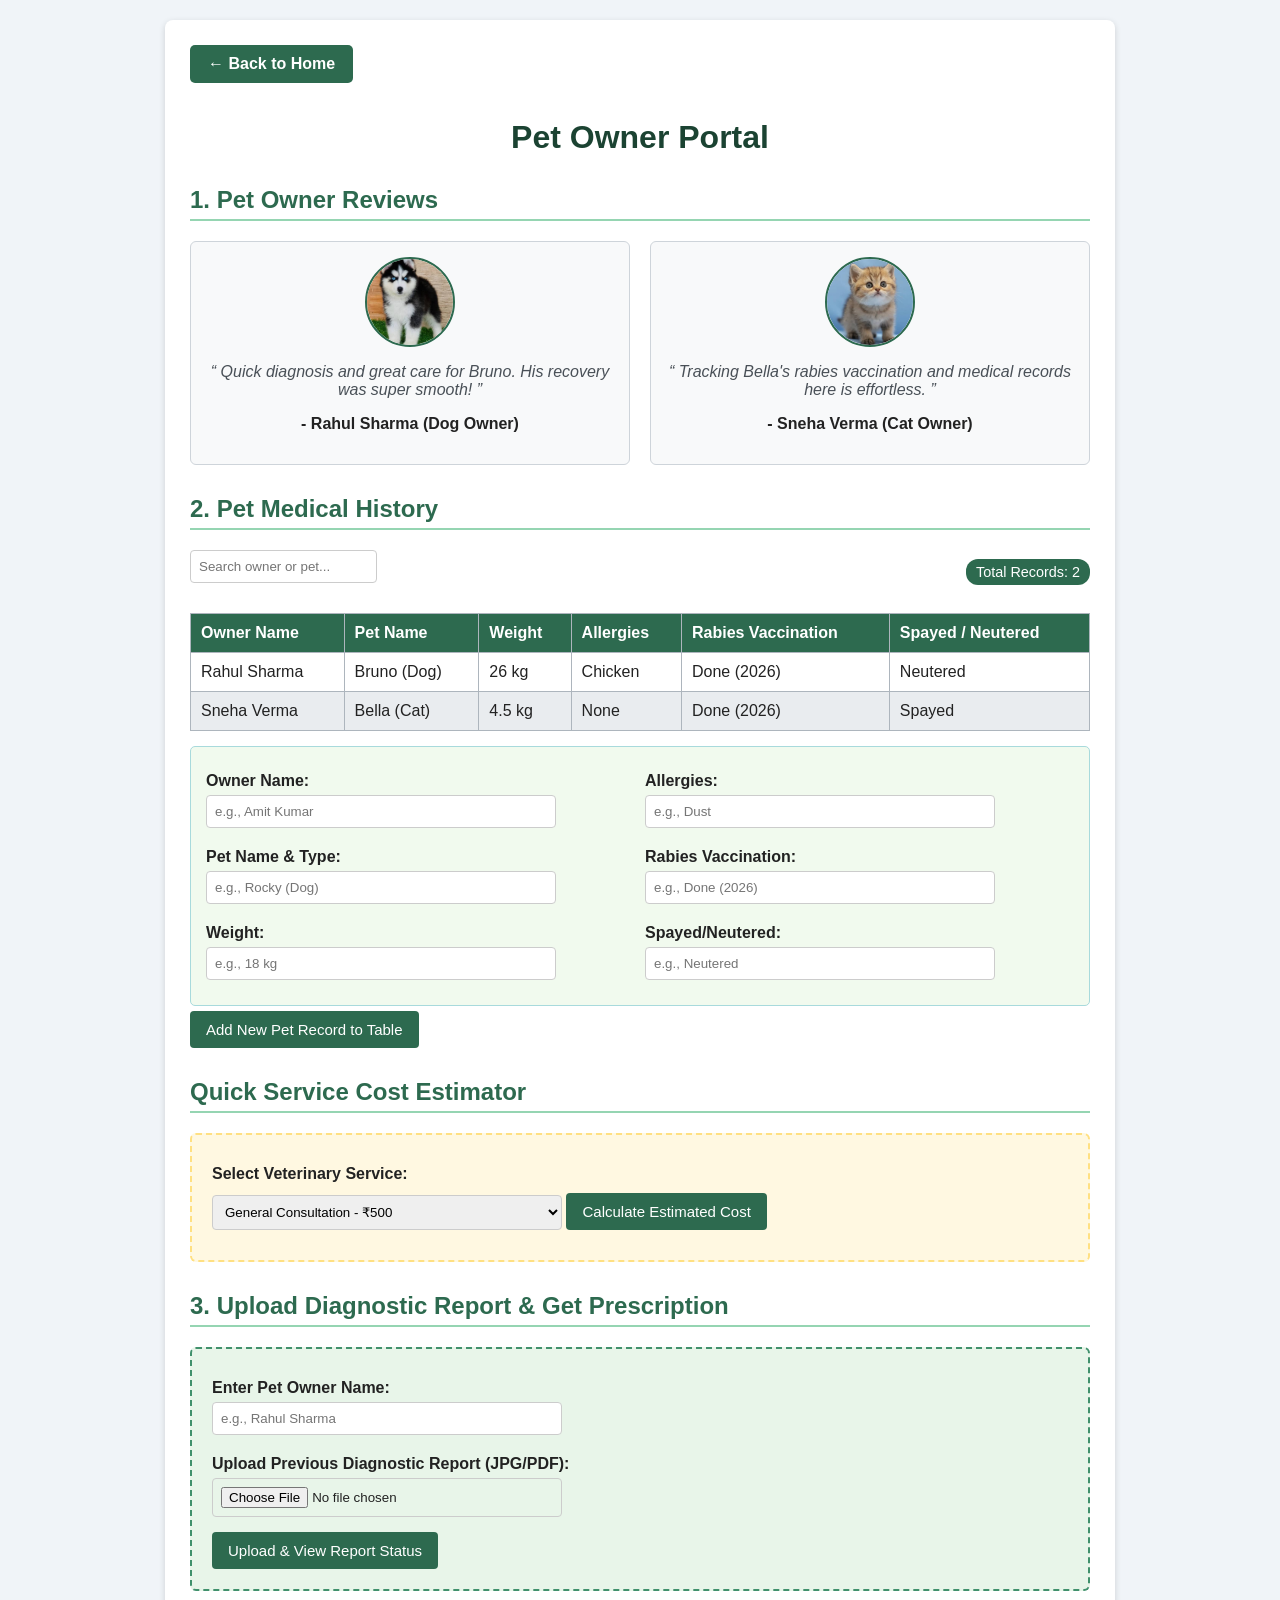
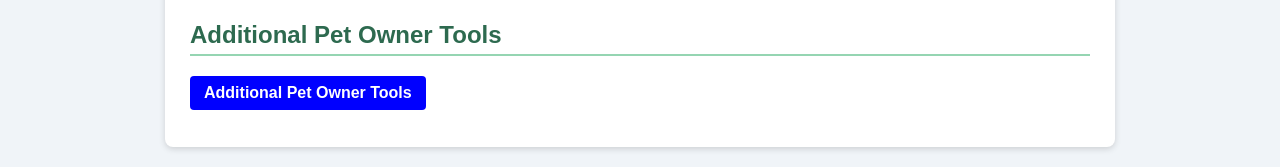
<file: owner/owner.html>
<!doctype html>
<html lang="en">
  <head>
    <meta charset="UTF-8" />
    <meta name="viewport" content="width=device-width, initial-scale=1.0" />

    <title>Pet Owner Section - Veterinary Clinic System</title>

    <style>
      * {
        box-sizing: border-box;
      }

      body {
        font-family: Arial, sans-serif;
        background-color: #f0f4f8;
        color: #222;
        margin: 0;
        padding: 20px;
      }

      .container {
        max-width: 950px;
        margin: auto;
        background: #ffffff;
        padding: 25px;
        border-radius: 8px;
        box-shadow: 0 2px 6px rgba(0, 0, 0, 0.15);
      }

      /* Back Button */
      .back-button {
        display: inline-block;
        background-color: #2d6a4f;
        color: white;
        padding: 10px 18px;
        border-radius: 5px;
        text-decoration: none;
        font-weight: bold;
        margin-bottom: 15px;
        transition: background-color 0.3s ease;
      }

      .back-button:hover {
        background-color: #1b4332;
      }

      h1 {
        text-align: center;
        color: #1b4332;
      }

      h2 {
        color: #2d6a4f;
        border-bottom: 2px solid #95d5b2;
        padding-bottom: 5px;
        margin-top: 30px;
      }

      /* Search Bar and Counter */
      .header-row {
        display: flex;
        justify-content: space-between;
        align-items: center;
        gap: 10px;
        margin-bottom: 10px;
        flex-wrap: wrap;
      }

      .search-box input {
        padding: 8px;
        border: 1px solid #ced4da;
        border-radius: 4px;
        width: 250px;
        max-width: 100%;
      }

      .counter-badge {
        background-color: #2d6a4f;
        color: white;
        padding: 5px 10px;
        border-radius: 12px;
        font-size: 0.9em;
      }

      /* Reviews Grid */
      .reviews-box {
        display: grid;
        grid-template-columns: 1fr 1fr;
        gap: 20px;
        margin-top: 15px;
      }

      .card {
        background-color: #f8f9fa;
        border: 1px solid #ced4da;
        border-radius: 6px;
        padding: 15px;
        text-align: center;
      }

      .card img {
        width: 90px;
        height: 90px;
        border-radius: 50%;
        object-fit: cover;
        border: 2px solid #2d6a4f;
      }

      blockquote {
        font-style: italic;
        margin: 12px 0;
        color: #495057;
      }

      /* Medical History Table */
      .table-wrapper {
        width: 100%;
        overflow-x: auto;
      }

      table {
        width: 100%;
        border-collapse: collapse;
        margin-top: 10px;
        margin-bottom: 15px;
        min-width: 650px;
      }

      th,
      td {
        border: 1px solid #adb5bd;
        padding: 10px;
        text-align: left;
      }

      th {
        background-color: #2d6a4f;
        color: white;
      }

      tr:nth-child(even) {
        background-color: #e9ecef;
      }

      /* Add Pet Form */
      .form-inline {
        background-color: #f1faee;
        padding: 15px;
        border: 1px solid #a8dadc;
        border-radius: 5px;
        display: grid;
        grid-template-columns: 1fr 1fr;
        gap: 10px;
      }

      .form-inline input {
        padding: 8px;
        width: 100%;
        margin-bottom: 10px;
        border: 1px solid #ccc;
        border-radius: 4px;
      }

      /* Cost Estimator */
      .estimator-section {
        background-color: #fff8e1;
        padding: 20px;
        border: 2px dashed #ffe082;
        border-radius: 6px;
        margin-top: 15px;
      }

      /* Upload Section */
      .upload-section {
        background-color: #e8f5e9;
        padding: 20px;
        border: 2px dashed #40916c;
        border-radius: 6px;
        margin-top: 15px;
      }

      label {
        display: block;
        font-weight: bold;
        margin-top: 10px;
        margin-bottom: 5px;
      }

      input[type="text"],
      select,
      input[type="file"] {
        padding: 8px;
        width: 100%;
        max-width: 350px;
        margin-bottom: 10px;
        border: 1px solid #ccc;
        border-radius: 4px;
      }

      button {
        background-color: #2d6a4f;
        color: white;
        border: none;
        padding: 10px 16px;
        border-radius: 4px;
        cursor: pointer;
        font-size: 15px;
        margin-top: 5px;
      }

      button:hover {
        background-color: #1b4332;
      }

      #prescription-box,
      #estimate-result {
        display: none;
        margin-top: 15px;
        padding: 15px;
        border-radius: 4px;
      }

      #prescription-box {
        background-color: #fff3cd;
        border-left: 5px solid #ffc107;
      }

      #estimate-result {
        background-color: #ffebee;
        border-left: 5px solid #ef5350;
        color: #b71c1c;
        font-weight: bold;
      }

      /* Additional Tools */
      #owner-extra-section {
        margin-top: 30px;
      }

      .extra-link {
        display: inline-block;
        background-color: #0000ff;
        color: white;
        padding: 8px 14px;
        border-radius: 4px;
        text-decoration: none;
        font-weight: bold;
      }

      .extra-link:hover {
        background-color: #0000aa;
      }

      /* Responsive Design */
      @media (max-width: 600px) {
        body {
          padding: 10px;
        }

        .container {
          padding: 15px;
        }

        .reviews-box,
        .form-inline {
          grid-template-columns: 1fr;
        }

        .search-box input {
          width: 100%;
        }
      }
    </style>
  </head>

  <body>
    <div class="container">
      <!-- BACK TO HOME BUTTON -->
      <a href="../index.html" class="back-button"> ← Back to Home </a>

      <h1>Pet Owner Portal</h1>

      <!-- 1. PET OWNER REVIEWS -->
      <h2>1. Pet Owner Reviews</h2>

      <div class="reviews-box">
        <div class="card">
          <img src="images_good/bruno.jpg" alt="Bruno the dog" />

          <blockquote>
            <q>
              Quick diagnosis and great care for Bruno. His recovery was super
              smooth!
            </q>
          </blockquote>

          <p><strong>- Rahul Sharma (Dog Owner)</strong></p>
        </div>

        <div class="card">
          <img src="images_good/bella.jpg" alt="Bella the cat" />

          <blockquote>
            <q>
              Tracking Bella's rabies vaccination and medical records here is
              effortless.
            </q>
          </blockquote>

          <p><strong>- Sneha Verma (Cat Owner)</strong></p>
        </div>
      </div>

      <!-- 2. PET MEDICAL HISTORY -->
      <h2>2. Pet Medical History</h2>

      <div class="header-row">
        <div class="search-box">
          <input
            type="text"
            id="searchInput"
            oninput="searchTable()"
            placeholder="Search owner or pet..."
          />
        </div>

        <div class="counter-badge">
          Total Records: <span id="recordCount">2</span>
        </div>
      </div>

      <div class="table-wrapper">
        <table id="medicalTable">
          <thead>
            <tr>
              <th>Owner Name</th>
              <th>Pet Name</th>
              <th>Weight</th>
              <th>Allergies</th>
              <th>Rabies Vaccination</th>
              <th>Spayed / Neutered</th>
            </tr>
          </thead>

          <tbody>
            <tr>
              <td>Rahul Sharma</td>
              <td>Bruno (Dog)</td>
              <td>26 kg</td>
              <td>Chicken</td>
              <td>Done (2026)</td>
              <td>Neutered</td>
            </tr>

            <tr>
              <td>Sneha Verma</td>
              <td>Bella (Cat)</td>
              <td>4.5 kg</td>
              <td>None</td>
              <td>Done (2026)</td>
              <td>Spayed</td>
            </tr>
          </tbody>
        </table>
      </div>

      <!-- ADD NEW PET RECORD FORM -->
      <div class="form-inline">
        <div>
          <label for="newOwner">Owner Name:</label>
          <input type="text" id="newOwner" placeholder="e.g., Amit Kumar" />

          <label for="newPet">Pet Name & Type:</label>
          <input type="text" id="newPet" placeholder="e.g., Rocky (Dog)" />

          <label for="newWeight">Weight:</label>
          <input type="text" id="newWeight" placeholder="e.g., 18 kg" />
        </div>

        <div>
          <label for="newAllergy">Allergies:</label>
          <input type="text" id="newAllergy" placeholder="e.g., Dust" />

          <label for="newVax">Rabies Vaccination:</label>
          <input type="text" id="newVax" placeholder="e.g., Done (2026)" />

          <label for="newStatus">Spayed/Neutered:</label>
          <input type="text" id="newStatus" placeholder="e.g., Neutered" />
        </div>
      </div>

      <button type="button" onclick="addMedicalRow()">
        Add New Pet Record to Table
      </button>

      <!-- 3. QUICK COST ESTIMATOR -->
      <h2>Quick Service Cost Estimator</h2>

      <div class="estimator-section">
        <label for="serviceSelect"> Select Veterinary Service: </label>

        <select id="serviceSelect">
          <option value="500">General Consultation - ₹500</option>
          <option value="1200">Rabies Vaccination - ₹1,200</option>
          <option value="2500">Diagnostic Blood Test - ₹2,500</option>
          <option value="5000">Minor Surgery / Treatment - ₹5,000</option>
        </select>

        <button type="button" onclick="calculateCost()">
          Calculate Estimated Cost
        </button>

        <div id="estimate-result"></div>
      </div>

      <!-- 4. UPLOAD DIAGNOSTIC REPORT -->
      <h2>3. Upload Diagnostic Report & Get Prescription</h2>

      <div class="upload-section">
        <label for="ownerName"> Enter Pet Owner Name: </label>

        <input type="text" id="ownerName" placeholder="e.g., Rahul Sharma" />

        <label for="reportFile">
          Upload Previous Diagnostic Report (JPG/PDF):
        </label>

        <input type="file" id="reportFile" accept=".jpg,.jpeg,.png,.pdf" />

        <br />

        <button type="button" onclick="handleUpload()">
          Upload & View Report Status
        </button>

        <div id="prescription-box">
          <h3>Report Uploaded Successfully!</h3>

          <p id="status-message"></p>

          <p>
            <strong>Note:</strong>
            This is a demonstration upload confirmation. A real prescription
            must be prepared and approved by a qualified veterinarian.
          </p>
        </div>
      </div>

      <!-- ADDITIONAL PET OWNER TOOLS -->
      <section id="owner-extra-section">
        <h2>Additional Pet Owner Tools</h2>

        <p style="margin-bottom: 12px">
          <a href="owner1.html" class="extra-link">
            Additional Pet Owner Tools
          </a>
        </p>
      </section>
    </div>

    <!-- JAVASCRIPT LOGIC -->
    <script>
      // 1. ADD NEW MEDICAL RECORD
      function addMedicalRow() {
        let owner = document.getElementById("newOwner").value.trim();
        let pet = document.getElementById("newPet").value.trim();
        let weight = document.getElementById("newWeight").value.trim();
        let allergy = document.getElementById("newAllergy").value.trim();
        let vax = document.getElementById("newVax").value.trim();
        let status = document.getElementById("newStatus").value.trim();

        if (owner === "" || pet === "") {
          alert("Please fill at least the Owner Name and Pet Name!");
          return;
        }

        let table = document
          .getElementById("medicalTable")
          .getElementsByTagName("tbody")[0];

        let newRow = table.insertRow();

        let values = [owner, pet, weight, allergy, vax, status];

        values.forEach(function (value) {
          let cell = newRow.insertCell();
          cell.textContent = value;
        });

        updateRecordCount();

        // Clear input fields
        document.getElementById("newOwner").value = "";
        document.getElementById("newPet").value = "";
        document.getElementById("newWeight").value = "";
        document.getElementById("newAllergy").value = "";
        document.getElementById("newVax").value = "";
        document.getElementById("newStatus").value = "";

        // Apply current search filter
        searchTable();

        alert("New pet record added successfully!");
      }

      // 2. UPDATE RECORD COUNTER
      function updateRecordCount() {
        let table = document.getElementById("medicalTable");

        let totalRows = table.tBodies[0].rows.length;

        document.getElementById("recordCount").textContent = totalRows;
      }

      // 3. SEARCH MEDICAL RECORDS
      function searchTable() {
        let input = document.getElementById("searchInput");

        let filter = input.value.toLowerCase();

        let table = document.getElementById("medicalTable");

        let rows = table.tBodies[0].rows;

        for (let i = 0; i < rows.length; i++) {
          let owner = rows[i].cells[0].textContent.toLowerCase();

          let pet = rows[i].cells[1].textContent.toLowerCase();

          if (owner.includes(filter) || pet.includes(filter)) {
            rows[i].style.display = "";
          } else {
            rows[i].style.display = "none";
          }
        }
      }

      // 4. QUICK COST ESTIMATOR
      function calculateCost() {
        let selectBox = document.getElementById("serviceSelect");

        let cost = Number(selectBox.value);

        let serviceName = selectBox.options[selectBox.selectedIndex].text;

        let resultDiv = document.getElementById("estimate-result");

        resultDiv.textContent =
          "Estimated Cost for " +
          serviceName +
          " is ₹" +
          cost.toLocaleString("en-IN") +
          ".";

        resultDiv.style.display = "block";
      }

      // 5. HANDLE DIAGNOSTIC REPORT UPLOAD
      function handleUpload() {
        let owner = document.getElementById("ownerName").value.trim();

        let fileInput = document.getElementById("reportFile");

        let prescriptionBox = document.getElementById("prescription-box");

        let statusMsg = document.getElementById("status-message");

        if (owner === "" || fileInput.files.length === 0) {
          alert(
            "Please enter the Pet Owner Name and select a diagnostic report file first!",
          );

          return;
        }

        let file = fileInput.files[0];

        let allowedTypes = ["image/jpeg", "image/png", "application/pdf"];

        if (!allowedTypes.includes(file.type)) {
          alert("Please upload a JPG, PNG or PDF file.");
          return;
        }

        let maxSize = 10 * 1024 * 1024;

        if (file.size > maxSize) {
          alert("File size must be less than 10 MB.");
          return;
        }

        statusMsg.textContent =
          "Owner: " + owner + " | Uploaded File: " + file.name;

        prescriptionBox.style.display = "block";
      }

      // INITIALIZE RECORD COUNTER
      updateRecordCount();
    </script>
  </body>
</html>
</file>
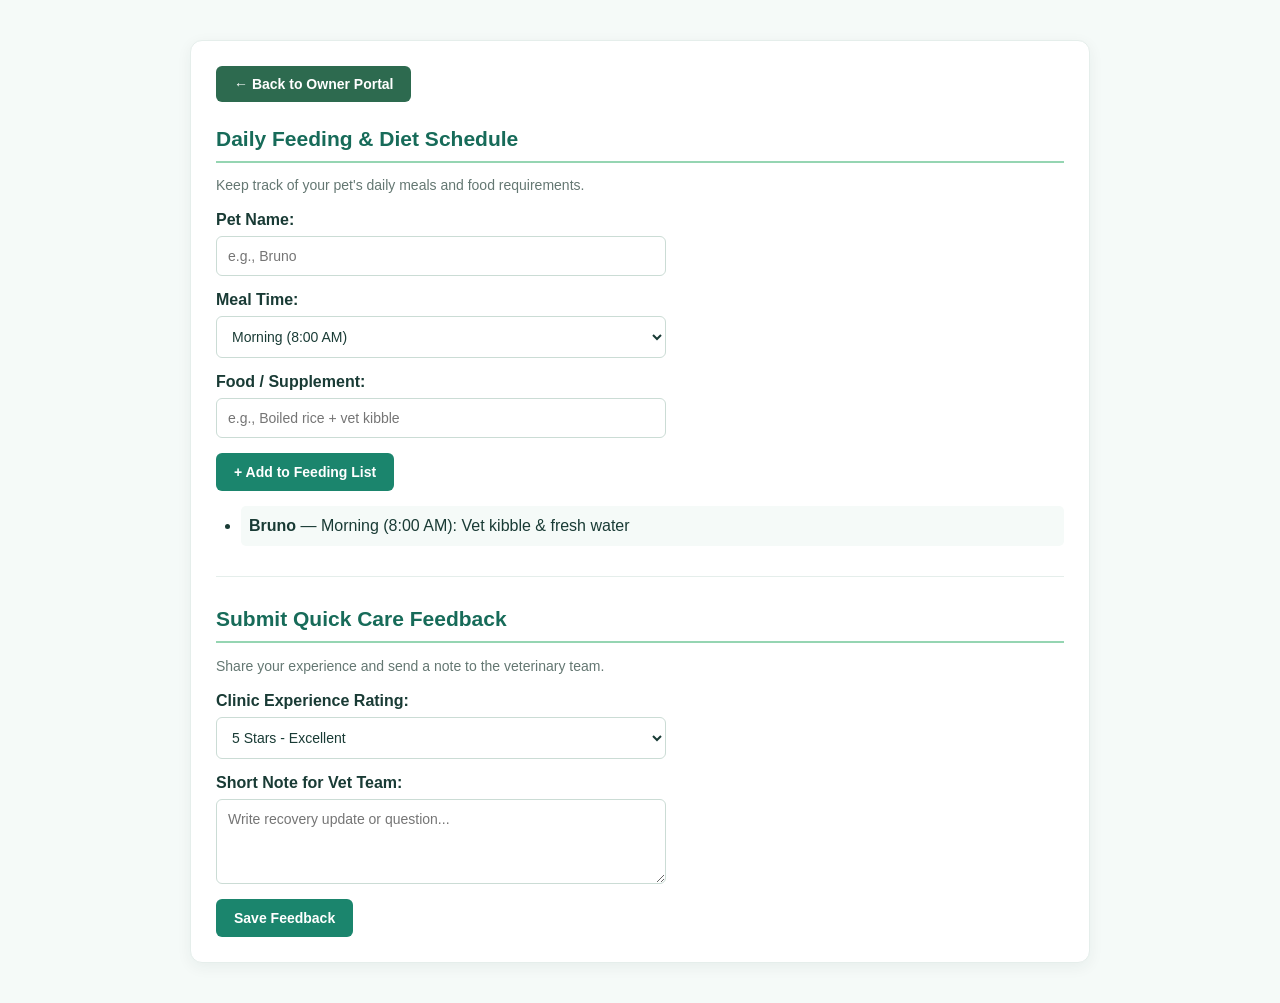
<file: owner/owner1.html>
<!DOCTYPE html>
<html lang="en">
<head>
    <meta charset="UTF-8">
    <meta name="viewport" content="width=device-width, initial-scale=1.0">
    <title>Owner Extra Tools - Veterinary Clinic</title>

    <style>
        * {
            box-sizing: border-box;
        }

        body {
            font-family: Arial, sans-serif;
            background-color: #f5faf8;
            color: #193b35;
            margin: 0;
            padding: 20px;
        }

        .box {
            max-width: 900px;
            width: 100%;
            margin: 20px auto;
            background: #ffffff;
            padding: 25px;
            border-radius: 12px;
            border: 1px solid #e5eeeb;
            box-shadow: 0 4px 15px rgba(25, 59, 53, 0.06);
        }

        /* BACK BUTTON */

        .back-button {
            display: inline-block;
            background-color: #2d6a4f;
            color: #ffffff;
            padding: 10px 18px;
            border-radius: 6px;
            text-decoration: none;
            font-weight: bold;
            font-size: 14px;
            margin-bottom: 25px;
            transition: background-color 0.2s ease;
        }

        .back-button:hover {
            background-color: #176b59;
        }

        h2 {
            color: #176b59;
            border-bottom: 2px solid #95d5b2;
            padding-bottom: 10px;
            margin-top: 0;
            font-size: 21px;
        }

        label {
            display: block;
            font-weight: bold;
            margin-top: 15px;
            margin-bottom: 7px;
            color: #193b35;
        }

        input, select, textarea {
            display: block;
            width: 100%;
            max-width: 450px;
            padding: 11px;
            border: 1px solid #cbdcd5;
            border-radius: 6px;
            font-family: Arial, sans-serif;
            font-size: 14px;
            background-color: #ffffff;
            color: #193b35;
            outline: none;
        }

        input:focus, select:focus, textarea:focus {
            border-color: #1b856d;
            box-shadow: 0 0 0 3px rgba(27, 133, 109, 0.10);
        }

        textarea {
            resize: vertical;
            min-height: 85px;
        }

        button {
            margin-top: 15px;
            background-color: #1b856d;
            color: #ffffff;
            border: none;
            padding: 11px 18px;
            border-radius: 6px;
            cursor: pointer;
            font-size: 14px;
            font-weight: bold;
            transition: background-color 0.2s ease;
        }

        button:hover {
            background-color: #176b59;
        }

        ul {
            margin-top: 15px;
            padding-left: 25px;
        }

        ul li {
            margin-bottom: 10px;
            line-height: 1.5;
            padding: 8px;
            background-color: #f5faf8;
            border-radius: 5px;
        }

        hr {
            margin: 30px 0;
            border: 0;
            border-top: 1px solid #e5eeeb;
        }

        .feedback-output {
            display: none;
            margin-top: 18px;
            padding: 15px;
            background-color: #e5f5ef;
            border-left: 4px solid #1b856d;
            border-radius: 6px;
            line-height: 1.6;
            overflow-wrap: anywhere;
        }

        .section-description {
            color: #647772;
            font-size: 14px;
            margin-top: -3px;
            margin-bottom: 18px;
        }

        @media (max-width: 600px) {
            body {
                padding: 10px;
            }

            .box {
                padding: 18px;
                margin: 10px auto;
            }

            h2 {
                font-size: 19px;
            }

            input, select, textarea {
                max-width: 100%;
            }

            button {
                width: 100%;
            }

            .back-button {
                width: auto;
            }
        }
    </style>
</head>

<body>

<div class="box">

    <!-- BACK TO OWNER PORTAL BUTTON -->

    <a href="owner.html" class="back-button">
        ← Back to Owner Portal
    </a>

    <!-- FEATURE A: DAILY FEEDING AND DIET SCHEDULE -->

    <h2>Daily Feeding &amp; Diet Schedule</h2>

    <p class="section-description">
        Keep track of your pet's daily meals and food requirements.
    </p>

    <label for="petDietName">Pet Name:</label>

    <input
        type="text"
        id="petDietName"
        placeholder="e.g., Bruno"
    >

    <label for="mealTime">Meal Time:</label>

    <select id="mealTime">
        <option value="Morning (8:00 AM)">Morning (8:00 AM)</option>
        <option value="Afternoon (1:30 PM)">Afternoon (1:30 PM)</option>
        <option value="Evening (7:30 PM)">Evening (7:30 PM)</option>
    </select>

    <label for="foodItem">Food / Supplement:</label>

    <input
        type="text"
        id="foodItem"
        placeholder="e.g., Boiled rice + vet kibble"
    >

    <button type="button" onclick="addDietItem()">
        + Add to Feeding List
    </button>

    <ul id="dietList">
        <li>
            <strong>Bruno</strong> — Morning (8:00 AM):
            Vet kibble &amp; fresh water
        </li>
    </ul>

    <hr>

    <!-- FEATURE B: QUICK OWNER RATING AND FEEDBACK -->

    <h2>Submit Quick Care Feedback</h2>

    <p class="section-description">
        Share your experience and send a note to the veterinary team.
    </p>

    <label for="ratingSelect">Clinic Experience Rating:</label>

    <select id="ratingSelect">
        <option value="5 Stars - Excellent">5 Stars - Excellent</option>
        <option value="4 Stars - Very Good">4 Stars - Very Good</option>
        <option value="3 Stars - Good">3 Stars - Good</option>
        <option value="2 Stars - Fair">2 Stars - Fair</option>
        <option value="1 Star - Poor">1 Star - Poor</option>
    </select>

    <label for="ownerNote">Short Note for Vet Team:</label>

    <textarea
        id="ownerNote"
        rows="3"
        placeholder="Write recovery update or question..."
    ></textarea>

    <button type="button" onclick="saveFeedback()">
        Save Feedback
    </button>

    <div id="feedbackBox" class="feedback-output"></div>

</div>

<script>

    // ADD NEW FEEDING ITEM

    function addDietItem() {

        const petInput = document.getElementById("petDietName");
        const foodInput = document.getElementById("foodItem");
        const mealInput = document.getElementById("mealTime");

        const pet = petInput.value.trim();
        const food = foodInput.value.trim();
        const meal = mealInput.value;

        if (!pet || !food) {
            alert("Please enter both Pet Name and Food/Supplement!");
            return;
        }

        const li = document.createElement("li");

        const strong = document.createElement("strong");
        strong.textContent = pet;

        li.appendChild(strong);

        li.appendChild(
            document.createTextNode(" — " + meal + ": " + food)
        );

        document.getElementById("dietList").appendChild(li);

        petInput.value = "";
        foodInput.value = "";

    }

    // SAVE OWNER FEEDBACK

    function saveFeedback() {

        const rating = document.getElementById("ratingSelect").value;
        const noteInput = document.getElementById("ownerNote");

        const note = noteInput.value.trim();

        const box = document.getElementById("feedbackBox");

        if (!note) {
            alert("Please write a short note first!");
            return;
        }

        box.replaceChildren();

        const heading = document.createElement("strong");
        heading.textContent = "Feedback Recorded!";

        const ratingText = document.createElement("p");
        ratingText.textContent = "Rating: " + rating;

        const noteText = document.createElement("p");
        noteText.textContent = "Note: " + note;

        box.appendChild(heading);
        box.appendChild(ratingText);
        box.appendChild(noteText);

        box.style.display = "block";

        noteInput.value = "";

    }

</script>

</body>
</html>
</file>
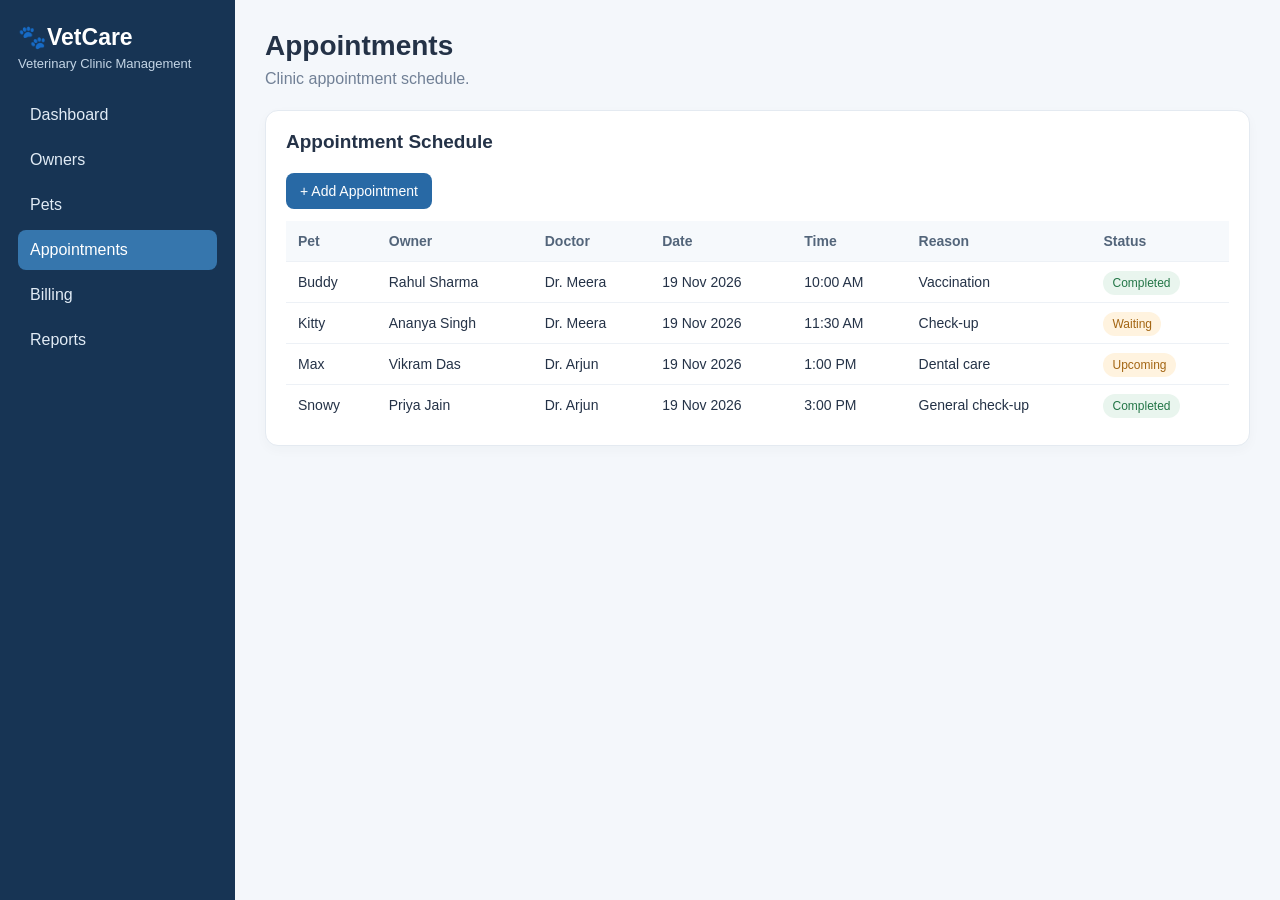
<file: Prashant(RECEPTIONIST)/appointments.html>
<!doctype html>
<html lang="en">
  <head>
    <meta charset="UTF-8" />
    <meta name="viewport" content="width=device-width,initial-scale=1" />
    <title>Vet Care | Appointments</title>
    <link rel="stylesheet" href="style.css" />
  </head>

  <body>
    <aside class="sidebar">
      <div class="brand">🐾VetCare</div>
      <p>Veterinary Clinic Management</p>
      <nav>
        <a class="" href="index.html">Dashboard</a
        ><a class="" href="owners.html">Owners</a
        ><a class="" href="pets.html">Pets</a
        ><a class="active" href="appointments.html">Appointments</a
        ><a class="" href="billing.html">Billing</a
        ><a class="" href="reports.html">Reports</a>
      </nav>
    </aside>
    <main class="main">
      <header class="top">
        <h1>Appointments</h1>
        <p>Clinic appointment schedule.</p>
      </header>
      <section class="panel">
        <h2>Appointment Schedule</h2>
        <button
          class="btn"
          type="button"
          onclick="toggleForm('appointmentForm')"
        >
          + Add Appointment
        </button>
        <form
          class="formbox"
          id="appointmentForm"
          data-table="appointmentTable"
        >
          <div class="formgrid">
            <label>Pet<input name="pet" required /></label
            ><label>Owner<input name="owner" required /></label
            ><label>Doctor<input name="doctor" required /></label
            ><label>Date<input name="date" type="date" required /></label
            ><label>Time<input name="time" type="time" required /></label
            ><label>Reason<input name="reason" required /></label
            ><label
              >Status<select name="status">
                <option>Upcoming</option>
                <option>Waiting</option>
                <option>Completed</option>
                <option>Cancelled</option>
              </select></label
            >
          </div>
          <button class="btn" type="submit">Add Appointment</button
          ><button
            class="btn secondary"
            type="button"
            onclick="toggleForm('appointmentForm')"
          >
            Cancel
          </button>
        </form>
        <div class="tablewrap">
          <table id="appointmentTable">
            <tr>
              <th>Pet</th>
              <th>Owner</th>
              <th>Doctor</th>
              <th>Date</th>
              <th>Time</th>
              <th>Reason</th>
              <th>Status</th>
            </tr>
            <tr>
              <td>Buddy</td>
              <td>Rahul Sharma</td>
              <td>Dr. Meera</td>
              <td>19 Nov 2026</td>
              <td>10:00 AM</td>
              <td>Vaccination</td>
              <td><span class="tag">Completed</span></td>
            </tr>
            <tr>
              <td>Kitty</td>
              <td>Ananya Singh</td>
              <td>Dr. Meera</td>
              <td>19 Nov 2026</td>
              <td>11:30 AM</td>
              <td>Check-up</td>
              <td><span class="tag pending">Waiting</span></td>
            </tr>
            <tr>
              <td>Max</td>
              <td>Vikram Das</td>
              <td>Dr. Arjun</td>
              <td>19 Nov 2026</td>
              <td>1:00 PM</td>
              <td>Dental care</td>
              <td><span class="tag pending">Upcoming</span></td>
            </tr>
            <tr>
              <td>Snowy</td>
              <td>Priya Jain</td>
              <td>Dr. Arjun</td>
              <td>19 Nov 2026</td>
              <td>3:00 PM</td>
              <td>General check-up</td>
              <td><span class="tag">Completed</span></td>
            </tr>
          </table>
        </div>
      </section>
    </main>
    <script src="script.js"></script>
  </body>
</html>
</file>
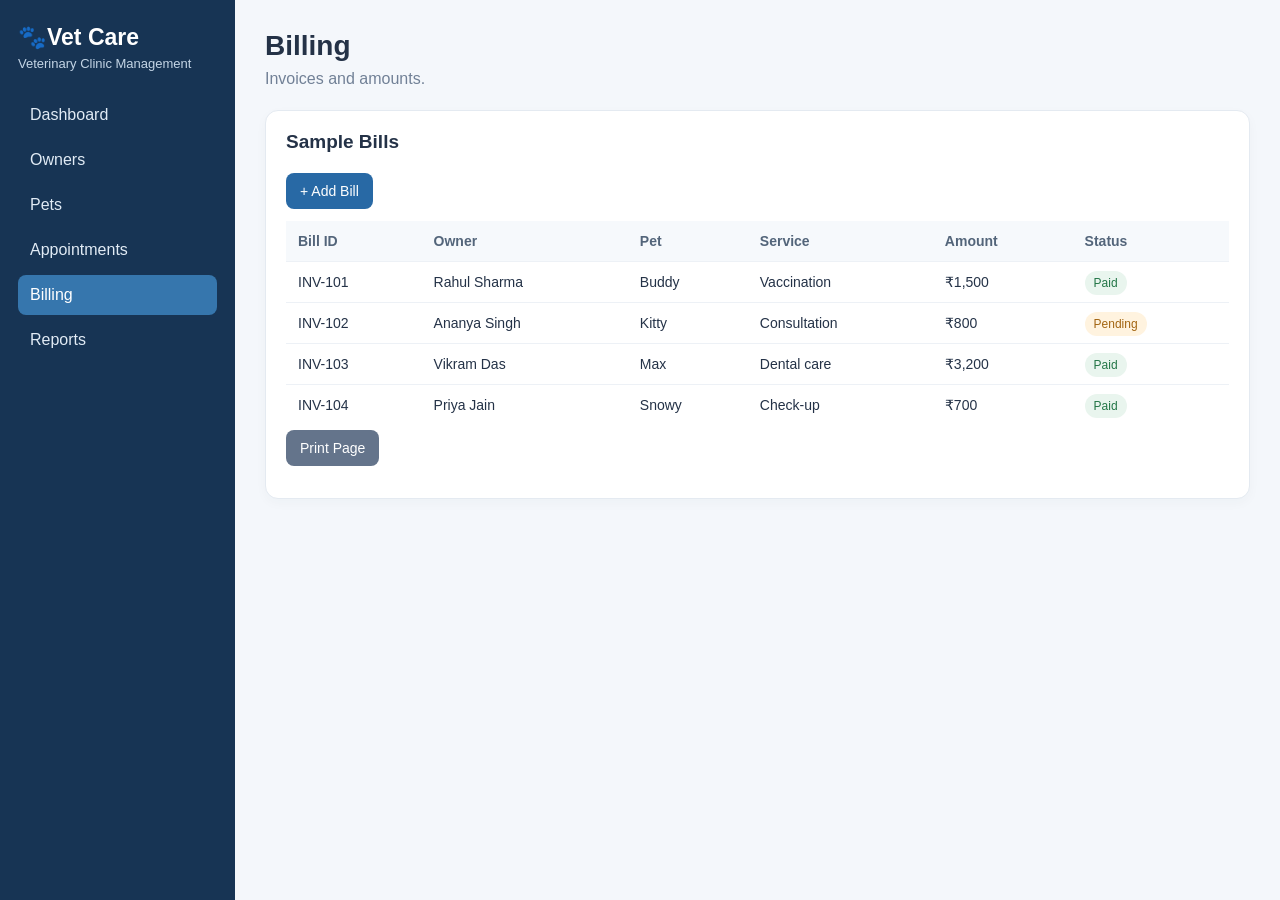
<file: Prashant(RECEPTIONIST)/billing.html>
<!doctype html>
<html lang="en">
  <head>
    <meta charset="UTF-8" />
    <meta name="viewport" content="width=device-width,initial-scale=1" />
    <title>Vet Care | Billing</title>
    <link rel="stylesheet" href="style.css" />
  </head>

  <body>
    <aside class="sidebar">
      <div class="brand">🐾Vet Care</div>
      <p>Veterinary Clinic Management</p>
      <nav>
        <a class="" href="index.html">Dashboard</a
        ><a class="" href="owners.html">Owners</a
        ><a class="" href="pets.html">Pets</a
        ><a class="" href="appointments.html">Appointments</a
        ><a class="active" href="billing.html">Billing</a
        ><a class="" href="reports.html">Reports</a>
      </nav>
    </aside>
    <main class="main">
      <header class="top">
        <h1>Billing</h1>
        <p>Invoices and amounts.</p>
      </header>
      <section class="panel">
        <h2>Sample Bills</h2>
        <button class="btn" type="button" onclick="toggleForm('billForm')">
          + Add Bill
        </button>
        <form class="formbox" id="billForm" data-table="billTable">
          <div class="formgrid">
            <label>Bill ID<input name="id" required /></label
            ><label>Owner<input name="owner" required /></label
            ><label>Pet<input name="pet" required /></label
            ><label>Service<input name="service" required /></label
            ><label
              >Amount (₹)<input
                name="amount"
                type="number"
                min="0"
                required /></label
            ><label
              >Status<select name="status">
                <option>Pending</option>
                <option>Paid</option>
              </select></label
            >
          </div>
          <button class="btn" type="submit">Add Bill</button
          ><button
            class="btn secondary"
            type="button"
            onclick="toggleForm('billForm')"
          >
            Cancel
          </button>
        </form>
        <div class="tablewrap">
          <table id="billTable">
            <tr>
              <th>Bill ID</th>
              <th>Owner</th>
              <th>Pet</th>
              <th>Service</th>
              <th>Amount</th>
              <th>Status</th>
            </tr>
            <tr>
              <td>INV-101</td>
              <td>Rahul Sharma</td>
              <td>Buddy</td>
              <td>Vaccination</td>
              <td>₹1,500</td>
              <td><span class="tag">Paid</span></td>
            </tr>
            <tr>
              <td>INV-102</td>
              <td>Ananya Singh</td>
              <td>Kitty</td>
              <td>Consultation</td>
              <td>₹800</td>
              <td><span class="tag pending">Pending</span></td>
            </tr>
            <tr>
              <td>INV-103</td>
              <td>Vikram Das</td>
              <td>Max</td>
              <td>Dental care</td>
              <td>₹3,200</td>
              <td><span class="tag">Paid</span></td>
            </tr>
            <tr>
              <td>INV-104</td>
              <td>Priya Jain</td>
              <td>Snowy</td>
              <td>Check-up</td>
              <td>₹700</td>
              <td><span class="tag">Paid</span></td>
            </tr>
          </table>
        </div>
        <button class="btn secondary" onclick="window.print()">
          Print Page
        </button>
      </section>
    </main>
    <script src="script.js"></script>
  </body>
</html>
</file>
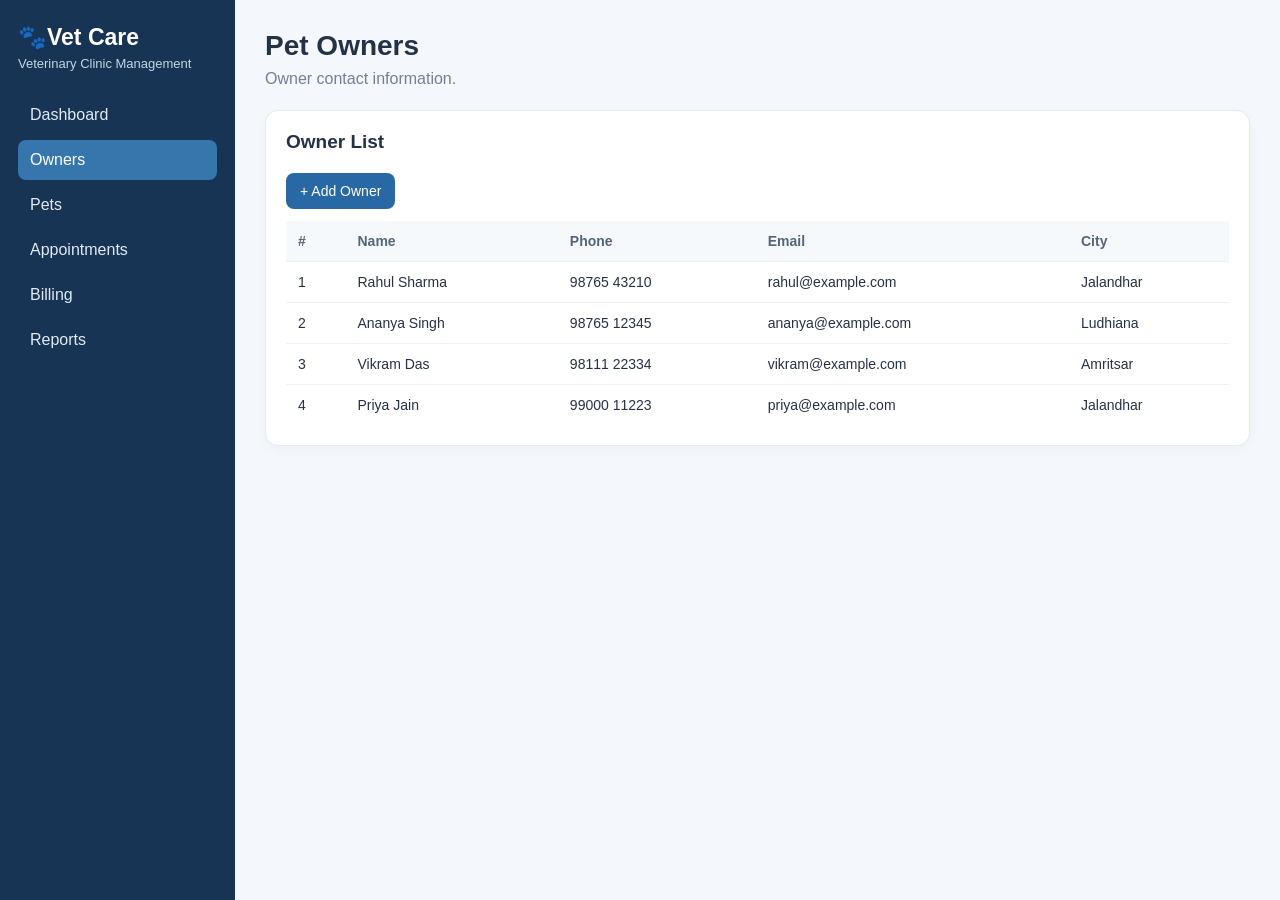
<file: Prashant(RECEPTIONIST)/owners.html>
<!doctype html>
<html lang="en">
  <head>
    <meta charset="UTF-8" />
    <meta name="viewport" content="width=device-width,initial-scale=1" />
    <title>Vet Care | Pet Owners</title>
    <link rel="stylesheet" href="style.css" />
  </head>

  <body>
    <aside class="sidebar">
      <div class="brand">🐾Vet Care</div>
      <p>Veterinary Clinic Management</p>
      <nav>
        <a class="" href="index.html">Dashboard</a
        ><a class="active" href="owners.html">Owners</a
        ><a class="" href="pets.html">Pets</a
        ><a class="" href="appointments.html">Appointments</a
        ><a class="" href="billing.html">Billing</a
        ><a class="" href="reports.html">Reports</a>
      </nav>
    </aside>
    <main class="main">
      <header class="top">
        <h1>Pet Owners</h1>
        <p>Owner contact information.</p>
      </header>
      <section class="panel">
        <h2>Owner List</h2>
        <button class="btn" type="button" onclick="toggleForm('ownerForm')">
          + Add Owner
        </button>
        <form class="formbox" id="ownerForm" data-table="ownerTable">
          <div class="formgrid">
            <label>Name<input name="name" required /></label
            ><label
              >Phone<input
                name="phone"
                required
                pattern="[0-9 +()-]{7,}" /></label
            ><label>Email<input name="email" type="email" /></label
            ><label>City<input name="city" /></label>
          </div>
          <button class="btn" type="submit">Add to List</button
          ><button
            class="btn secondary"
            type="button"
            onclick="toggleForm('ownerForm')"
          >
            Cancel
          </button>
        </form>
        <div class="tablewrap">
          <table id="ownerTable">
            <tr>
              <th>#</th>
              <th>Name</th>
              <th>Phone</th>
              <th>Email</th>
              <th>City</th>
            </tr>
            <tr>
              <td>1</td>
              <td>Rahul Sharma</td>
              <td>98765 43210</td>
              <td>rahul@example.com</td>
              <td>Jalandhar</td>
            </tr>
            <tr>
              <td>2</td>
              <td>Ananya Singh</td>
              <td>98765 12345</td>
              <td>ananya@example.com</td>
              <td>Ludhiana</td>
            </tr>
            <tr>
              <td>3</td>
              <td>Vikram Das</td>
              <td>98111 22334</td>
              <td>vikram@example.com</td>
              <td>Amritsar</td>
            </tr>
            <tr>
              <td>4</td>
              <td>Priya Jain</td>
              <td>99000 11223</td>
              <td>priya@example.com</td>
              <td>Jalandhar</td>
            </tr>
          </table>
        </div>
      </section>
    </main>
    <script src="script.js"></script>
  </body>
</html>
</file>
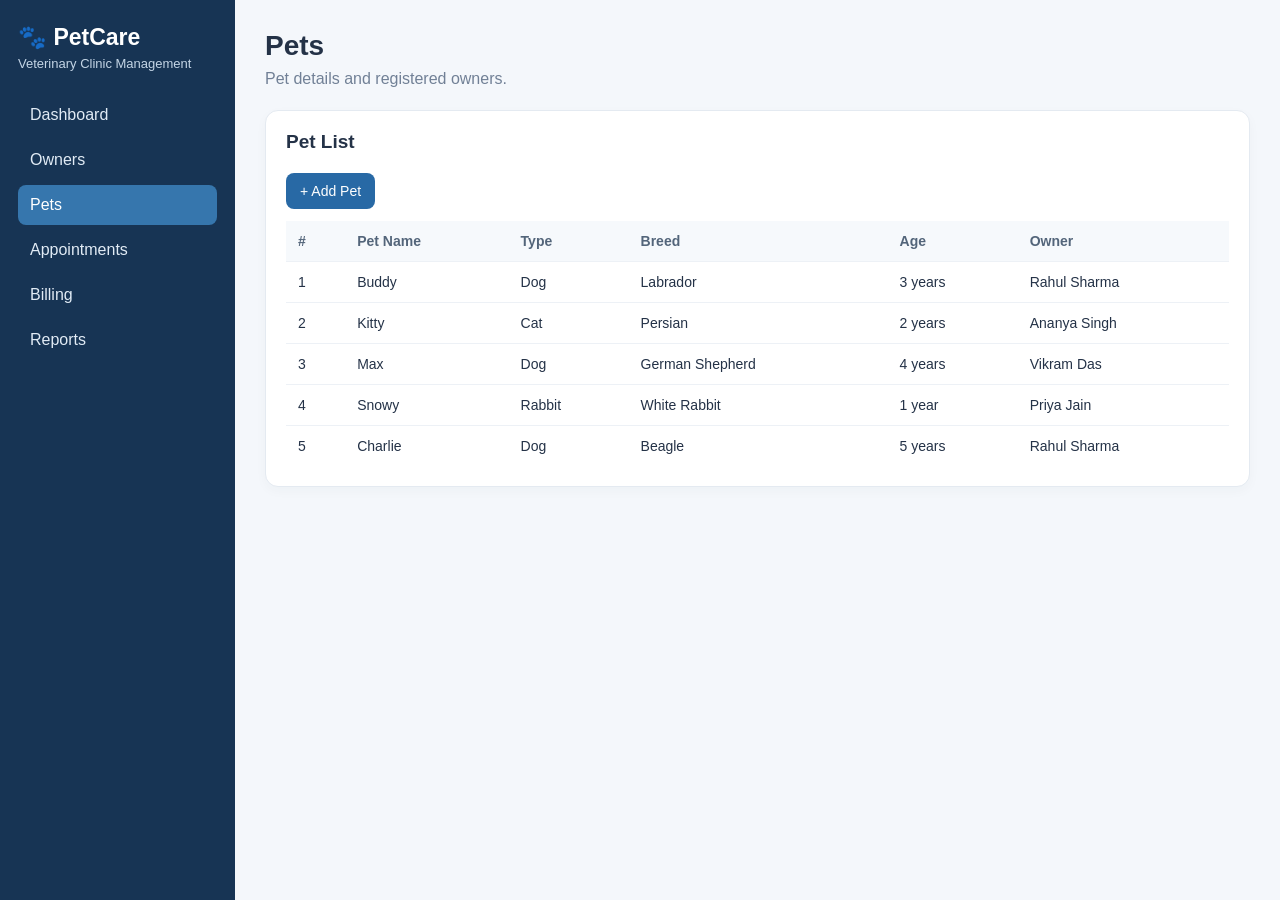
<file: Prashant(RECEPTIONIST)/pets.html>
<!doctype html>
<html lang="en">
  <head>
    <meta charset="UTF-8" />
    <meta name="viewport" content="width=device-width,initial-scale=1" />
    <title>PetCare | Pets</title>
    <link rel="stylesheet" href="style.css" />
  </head>

  <body>
    <aside class="sidebar">
      <div class="brand">🐾 PetCare</div>
      <p>Veterinary Clinic Management</p>
      <nav>
        <a class="" href="index.html">Dashboard</a
        ><a class="" href="owners.html">Owners</a
        ><a class="active" href="pets.html">Pets</a
        ><a class="" href="appointments.html">Appointments</a
        ><a class="" href="billing.html">Billing</a
        ><a class="" href="reports.html">Reports</a>
      </nav>
    </aside>
    <main class="main">
      <header class="top">
        <h1>Pets</h1>
        <p>Pet details and registered owners.</p>
      </header>
      <section class="panel">
        <h2>Pet List</h2>
        <button class="btn" type="button" onclick="toggleForm('petForm')">
          + Add Pet
        </button>
        <form class="formbox" id="petForm" data-table="petTable">
          <div class="formgrid">
            <label>Pet Name<input name="name" required /></label
            ><label
              >Type<select name="type" required>
                <option value="">Choose</option>
                <option>Dog</option>
                <option>Cat</option>
                <option>Rabbit</option>
                <option>Bird</option>
                <option>Other</option>
              </select></label
            ><label>Breed<input name="breed" /></label
            ><label>Age<input name="age" placeholder="e.g. 2 years" /></label
            ><label>Owner<input name="owner" required /></label>
          </div>
          <button class="btn" type="submit">Add to List</button
          ><button
            class="btn secondary"
            type="button"
            onclick="toggleForm('petForm')"
          >
            Cancel
          </button>
        </form>
        <div class="tablewrap">
          <table id="petTable">
            <tr>
              <th>#</th>
              <th>Pet Name</th>
              <th>Type</th>
              <th>Breed</th>
              <th>Age</th>
              <th>Owner</th>
            </tr>
            <tr>
              <td>1</td>
              <td>Buddy</td>
              <td>Dog</td>
              <td>Labrador</td>
              <td>3 years</td>
              <td>Rahul Sharma</td>
            </tr>
            <tr>
              <td>2</td>
              <td>Kitty</td>
              <td>Cat</td>
              <td>Persian</td>
              <td>2 years</td>
              <td>Ananya Singh</td>
            </tr>
            <tr>
              <td>3</td>
              <td>Max</td>
              <td>Dog</td>
              <td>German Shepherd</td>
              <td>4 years</td>
              <td>Vikram Das</td>
            </tr>
            <tr>
              <td>4</td>
              <td>Snowy</td>
              <td>Rabbit</td>
              <td>White Rabbit</td>
              <td>1 year</td>
              <td>Priya Jain</td>
            </tr>
            <tr>
              <td>5</td>
              <td>Charlie</td>
              <td>Dog</td>
              <td>Beagle</td>
              <td>5 years</td>
              <td>Rahul Sharma</td>
            </tr>
          </table>
        </div>
      </section>
    </main>
    <script src="script.js"></script>
  </body>
</html>
</file>
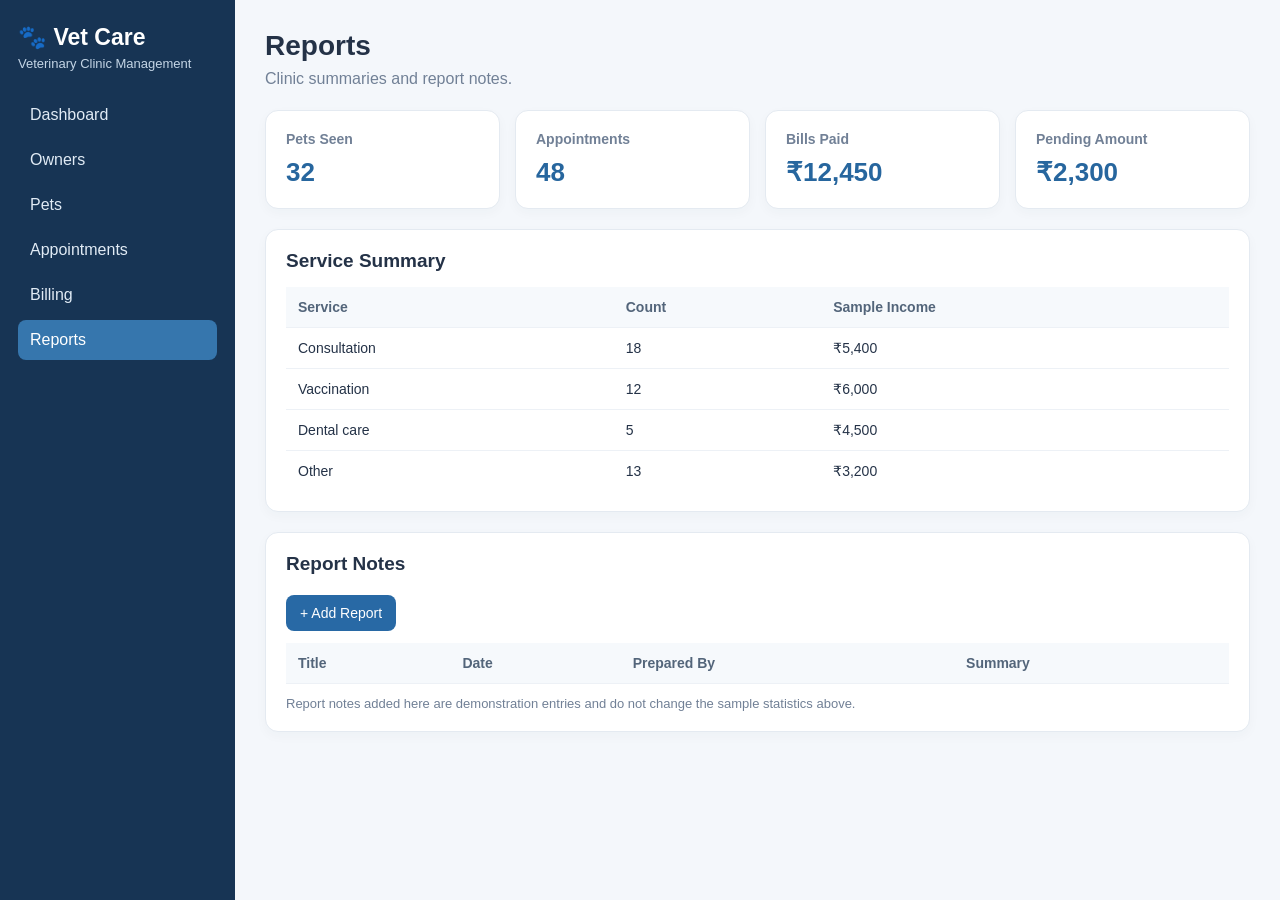
<file: Prashant(RECEPTIONIST)/reports.html>
<!doctype html>
<html lang="en">
  <head>
    <meta charset="UTF-8" />
    <meta name="viewport" content="width=device-width,initial-scale=1" />
    <title>Vet Care | Reports</title>
    <link rel="stylesheet" href="style.css" />
  </head>

  <body>
    <aside class="sidebar">
      <div class="brand">🐾 Vet Care</div>
      <p>Veterinary Clinic Management</p>
      <nav>
        <a class="" href="index.html">Dashboard</a
        ><a class="" href="owners.html">Owners</a
        ><a class="" href="pets.html">Pets</a
        ><a class="" href="appointments.html">Appointments</a
        ><a class="" href="billing.html">Billing</a
        ><a class="active" href="reports.html">Reports</a>
      </nav>
    </aside>
    <main class="main">
      <header class="top">
        <h1>Reports</h1>
        <p>Clinic summaries and report notes.</p>
      </header>
      <div class="cards">
        <div class="card">
          <h3>Pets Seen</h3>
          <strong>32</strong>
        </div>
        <div class="card">
          <h3>Appointments</h3>
          <strong>48</strong>
        </div>
        <div class="card">
          <h3>Bills Paid</h3>
          <strong>₹12,450</strong>
        </div>
        <div class="card">
          <h3>Pending Amount</h3>
          <strong>₹2,300</strong>
        </div>
      </div>
      <section class="panel">
        <h2>Service Summary</h2>
        <div class="tablewrap">
          <table>
            <tr>
              <th>Service</th>
              <th>Count</th>
              <th>Sample Income</th>
            </tr>
            <tr>
              <td>Consultation</td>
              <td>18</td>
              <td>₹5,400</td>
            </tr>
            <tr>
              <td>Vaccination</td>
              <td>12</td>
              <td>₹6,000</td>
            </tr>
            <tr>
              <td>Dental care</td>
              <td>5</td>
              <td>₹4,500</td>
            </tr>
            <tr>
              <td>Other</td>
              <td>13</td>
              <td>₹3,200</td>
            </tr>
          </table>
        </div>
      </section>
      <section class="panel">
        <h2>Report Notes</h2>
        <button class="btn" type="button" onclick="toggleForm('reportForm')">
          + Add Report
        </button>
        <form class="formbox" id="reportForm" data-table="reportTable">
          <div class="formgrid">
            <label>Report Title<input name="title" required /></label
            ><label>Date<input name="date" type="date" required /></label
            ><label>Prepared By<input name="author" /></label
            ><label
              >Summary<textarea name="summary" rows="3" required></textarea>
            </label>
          </div>
          <button class="btn" type="submit">Add Report</button
          ><button
            class="btn secondary"
            type="button"
            onclick="toggleForm('reportForm')"
          >
            Cancel
          </button>
        </form>
        <div class="tablewrap">
          <table id="reportTable">
            <tr>
              <th>Title</th>
              <th>Date</th>
              <th>Prepared By</th>
              <th>Summary</th>
            </tr>
          </table>
        </div>
        <p class="note">
          Report notes added here are demonstration entries and do not change
          the sample statistics above.
        </p>
      </section>
    </main>
    <script src="script.js"></script>
  </body>
</html>
</file>
<file: index.css>
* {
  margin: 0;
  padding: 0;
  box-sizing: border-box;
}
html {
  scroll-behavior: smooth;
  scroll-padding-top: 100px;
}

body {
  font-family: Arial, Helvetica, sans-serif;
  background: #f5faf8;
  color: #193b35;
  min-height: 100vh;
  padding-top: 75px;
}
.navbar {
  width: 100%;
  display: flex;
  justify-content: space-between;
  align-items: center;
  padding: 22px 7%;
  background: #ffffff;
  border-bottom: 1px solid #e5eeeb;

  position: fixed;
  top: 0;
  left: 0;
  z-index: 1000;
}
.logo {
  font-size: 22px;
  font-weight: 700;
  color: #176b59;
}

.nav-links {
  display: flex;
  gap: 32px;
}

.nav-links a {
  text-decoration: none;
  color: #60736e;
  font-size: 14px;
  transition: 0.2s;
}

.nav-links a:hover {
  color: #176b59;
}

.hero {
  max-width: 1200px;
  margin: auto;
  min-height: 600px;
  padding: 70px 7%;
  display: flex;
  align-items: center;
  justify-content: space-between;
  gap: 60px;
}

.hero-content {
  max-width: 580px;
}

.welcome-text {
  color: #1b856d;
  font-size: 14px;
  font-weight: 700;
  letter-spacing: 4px;
  margin-bottom: 18px;
}

.hero-content h1 {
  font-size: 58px;
  line-height: 1.08;
  color: #163d36;
  margin-bottom: 25px;
}

.hero-content h1 span {
  display: block;
  color: #1b856d;
}

.description {
  max-width: 500px;
  font-size: 18px;
  line-height: 1.7;
  color: #647772;
  margin-bottom: 35px;
}

.primary-button {
  display: inline-block;
  padding: 16px 30px;
  background: #1b856d;
  color: white;
  text-decoration: none;
  font-size: 16px;
  font-weight: 600;
  border-radius: 12px;
  box-shadow: 0 8px 20px rgba(27, 133, 109, 0.2);
  transition: 0.25s;
}

.primary-button:hover {
  background: #146b58;
  transform: translateY(-2px);
  box-shadow: 0 12px 25px rgba(27, 133, 109, 0.25);
}

.hero-visual {
  position: relative;
  width: 420px;
  height: 420px;
  display: flex;
  justify-content: center;
  align-items: center;
}

.pet-circle {
  width: 310px;
  height: 310px;
  border-radius: 50%;
  background: #dff2ec;
  display: flex;
  justify-content: center;
  align-items: center;
  box-shadow: 0 20px 50px rgba(27, 133, 109, 0.12);
}

.paw {
  width: 190px;
  height: 190px;
  border-radius: 50%;
  background: white;
  display: flex;
  align-items: center;
  justify-content: center;
  font-size: 100px;
  box-shadow: 0 15px 40px rgba(0, 0, 0, 0.08);
}

.floating-card {
  position: absolute;
  background: white;
  padding: 13px 18px;
  border-radius: 12px;
  box-shadow: 0 10px 30px rgba(0, 0, 0, 0.09);
  display: flex;
  align-items: center;
  gap: 9px;
  font-size: 13px;
  font-weight: 600;
  color: #36544d;
}

.card-one {
  top: 45px;
  right: 0;
}

.card-two {
  bottom: 65px;
  left: 0;
}

.card-three {
  bottom: 10px;
  right: 35px;
}

.features {
  max-width: 1100px;
  margin: 20px auto 70px;
  padding: 0 7%;
  display: grid;
  grid-template-columns: repeat(3, 1fr);
  gap: 22px;
}

.feature {
  background: white;
  padding: 28px;
  border-radius: 16px;
  border: 1px solid #e4eeeb;
  transition: 0.25s;
}

.feature:hover {
  transform: translateY(-4px);
  box-shadow: 0 10px 30px rgba(0, 0, 0, 0.06);
}

.feature-icon {
  font-size: 28px;
  margin-bottom: 18px;
}

.feature h3 {
  font-size: 18px;
  margin-bottom: 10px;
  color: #193f37;
}

.feature p {
  color: #71817d;
  font-size: 14px;
  line-height: 1.6;
}

.staff-section {
  text-align: center;
  padding: 30px 20px 45px;
}

.staff-section p {
  color: #788782;
  font-size: 14px;
  margin-bottom: 12px;
}

.staff-links {
  display: flex;
  justify-content: center;
  align-items: center;
  gap: 14px;
}

.staff-links a {
  color: #1b856d;
  text-decoration: none;
  font-size: 14px;
  font-weight: 600;
}

.staff-links a:hover {
  text-decoration: underline;
}

.staff-links span {
  color: #b3c0bd;
}

footer {
  text-align: center;
  padding: 25px;
  border-top: 1px solid #e5eeeb;
  color: #8a9894;
  font-size: 12px;
  background: white;
}

@media (max-width: 900px) {
  .nav-links {
    display: none;
  }
  .hero {
    flex-direction: column;
    text-align: center;
    padding-top: 55px;
  }

  .description {
    margin-left: auto;
    margin-right: auto;
  }

  .hero-visual {
    width: 350px;
    height: 350px;
  }

  .pet-circle {
    width: 260px;
    height: 260px;
  }

  .paw {
    width: 160px;
    height: 160px;
    font-size: 80px;
  }

  .features {
    grid-template-columns: 1fr;
  }
}

@media (max-width: 600px) {
  .navbar {
    padding: 18px 5%;
  }

  .nav-links {
    display: none;
  }

  .hero {
    padding: 45px 5%;
  }

  .hero-content h1 {
    font-size: 40px;
  }

  .description {
    font-size: 16px;
  }

  .hero-visual {
    width: 300px;
    height: 300px;
  }

  .pet-circle {
    width: 220px;
    height: 220px;
  }

  .paw {
    width: 135px;
    height: 135px;
    font-size: 65px;
  }

  .floating-card {
    font-size: 11px;
    padding: 10px 12px;
  }
}
/* About Us and Contact Us Section */

.info-section {
  max-width: 1100px;
  margin: 40px auto 70px;
  padding: 45px 35px;
  display: grid;
  grid-template-columns: 1fr 1fr;
  gap: 50px;
  background: #ffffff;
  border: 1px solid #e4eeeb;
  border-radius: 18px;
}

.info-box {
  text-align: left;
}

.info-box h2 {
  font-size: 25px;
  color: #193f37;
  margin-bottom: 12px;
}

.section-line {
  width: 55px;
  height: 4px;
  background: #1b856d;
  border-radius: 5px;
  margin-bottom: 22px;
}

.info-box p {
  font-size: 14px;
  line-height: 1.8;
  color: #71817d;
  margin-bottom: 15px;
}

.contact-details {
  margin-top: 20px;
}

.contact-details p {
  color: #36544d;
  font-weight: 500;
  margin-bottom: 12px;
}
.info-box:first-child {
  border-right: 1px solid #e4eeeb;
  padding-right: 35px;
}
/* Responsive Design */

@media (max-width: 700px) {
  .info-section {
    grid-template-columns: 1fr;
    gap: 35px;
    margin: 25px 5% 50px;
    padding: 30px 22px;
  }
  .info-box:first-child {
    border-right: none;
    border-bottom: 1px solid #e4eeeb;
    padding-right: 0;
    padding-bottom: 30px;
  }
}
</file>
<file: Prashant(RECEPTIONIST)/style.css>
/* Universal selector: Applies these settings to all HTML elements */
* {
  box-sizing: border-box; /* Includes padding and border within the element's total width and height */
  margin: 0; /* Removes default outer spacing */
  padding: 0; /* Removes default inner spacing */
}

/* Styles the entire webpage body */
body {
  font-family: Arial, sans-serif; /* Sets the font style */
  background: #f4f7fb; /* Sets a light background color */
  color: #243247; /* Sets the default text color */
  min-height: 100vh; /* Makes the body at least as tall as the screen */
  display: flex; /* Places the sidebar and main content side by side */
}

/* Styles the left navigation sidebar */
.sidebar {
  width: 235px; /* Sets the sidebar width */
  flex-shrink: 0; /* Prevents the sidebar from becoming smaller */
  background: #173454; /* Sets the sidebar background color */
  color: white; /* Sets the text color to white */
  padding: 24px 18px; /* Adds space inside the sidebar */
}

/* Styles the clinic brand name/logo text */
.brand {
  font-size: 23px; /* Sets the brand text size */
  font-weight: bold; /* Makes the brand text bold */
  margin-bottom: 5px; /* Adds space below the brand */
}

/* Styles the paragraph inside the sidebar */
.sidebar p {
  color: #c4d5e6; /* Sets a light blue text color */
  font-size: 13px; /* Sets a small font size */
  margin-bottom: 24px; /* Adds space below the paragraph */
}

/* Styles navigation links inside the sidebar */
.sidebar nav a {
  display: block; /* Makes each link occupy its own line */
  text-decoration: none; /* Removes the underline from links */
  color: #e1ebf5; /* Sets the link text color */
  padding: 11px 12px; /* Adds space inside each link */
  border-radius: 8px; /* Makes link corners rounded */
  margin: 5px 0; /* Adds space above and below each link */
}

/* Styles navigation links when hovered or when they are active */
.sidebar nav a:hover,
.sidebar nav a.active {
  background: #3676ad; /* Changes the link background color */
  color: white; /* Changes the text color to white */
}

/* Styles the main content area of the webpage */
.main {
  width: 100%; /* Uses the available width */
  padding: 30px; /* Adds space inside the main content */
  max-width: 1500px; /* Prevents content from becoming too wide */
}

/* Adds spacing below the top header section */
.top {
  margin-bottom: 22px; /* Creates space below the header */
}

/* Styles the main heading inside the header */
.top h1 {
  font-size: 28px; /* Sets the heading size */
  margin-bottom: 8px; /* Adds space below the heading */
}

/* Styles the header paragraph and note text */
.top p,
.note {
  color: #718096; /* Sets a muted grey-blue text color */
}

/* Styles the dashboard cards container */
.cards {
  display: grid; /* Uses CSS Grid to arrange the cards */
  grid-template-columns: repeat(
    auto-fit,
    minmax(170px, 1fr)
  ); /* Creates responsive columns with a minimum width of 170px */
  gap: 15px; /* Adds space between cards */
  margin: 20px 0; /* Adds vertical space around the cards */
}

/* Styles individual cards and content panels */
.card,
.panel {
  background: white; /* Sets the background color to white */
  border: 1px solid #e4eaf1; /* Adds a light border */
  border-radius: 13px; /* Makes corners rounded */
  padding: 20px; /* Adds inner spacing */
  box-shadow: 0 4px 12px #20364a08; /* Adds a subtle shadow */
}

/* Styles the headings inside dashboard cards */
.card h3 {
  font-size: 14px; /* Sets the heading size */
  color: #718096; /* Sets the heading color */
  margin-bottom: 10px; /* Adds space below the heading */
}

/* Styles the important numbers inside dashboard cards */
.card strong {
  font-size: 26px; /* Makes the numbers larger */
  color: #27669e; /* Sets the number color to blue */
}

/* Adds spacing below each content panel */
.panel {
  margin-bottom: 20px; /* Separates panels from each other */
}

/* Styles headings inside panels */
.panel h2 {
  font-size: 19px; /* Sets the panel heading size */
  margin-bottom: 15px; /* Adds space below the heading */
}

/* Makes tables scroll horizontally when they are too wide */
.tablewrap {
  overflow-x: auto; /* Allows horizontal scrolling if necessary */
}

/* Styles the tables */
table {
  width: 100%; /* Makes the table use the full available width */
  min-width: 600px; /* Prevents the table from becoming too narrow */
  border-collapse: collapse; /* Removes gaps between table borders */
}

/* Styles table heading cells and regular cells */
th,
td {
  text-align: left; /* Aligns text to the left */
  padding: 12px; /* Adds space inside each cell */
  border-bottom: 1px solid #edf1f6; /* Adds a bottom border to cells */
  font-size: 14px; /* Sets the text size */
}

/* Styles table heading cells */
th {
  background: #f6f9fc; /* Sets a light background color */
  color: #53657a; /* Sets the heading text color */
}

/* Removes the bottom border from the last row's cells */
tr:last-child td {
  border-bottom: 0; /* Removes the bottom border */
}

/* Styles status tags such as Paid and Completed */
.tag {
  background: #e9f5ee; /* Sets a light green background */
  color: #237647; /* Sets a green text color */
  padding: 5px 9px; /* Adds space inside the tag */
  border-radius: 20px; /* Makes the tag pill-shaped */
  font-size: 12px; /* Sets the tag text size */
}

/* Styles pending status tags */
.tag.pending {
  background: #fff3df; /* Sets a light orange background */
  color: #a36512; /* Sets an orange-brown text color */
}

/* Styles buttons */
.btn {
  border: 0; /* Removes the default button border */
  background: #2869a5; /* Sets the button background color */
  color: white; /* Sets the button text color */
  padding: 10px 14px; /* Adds space inside the button */
  border-radius: 8px; /* Makes button corners rounded */
  cursor: pointer; /* Shows a hand cursor when hovering */
  font-size: 14px; /* Sets the button text size */
  margin: 5px 4px 12px 0; /* Adds space around the button */
}

/* Changes the button background when the mouse hovers over it */
.btn:hover {
  background: #1c4f80; /* Darkens the button background */
}

/* Styles secondary buttons differently */
.btn.secondary {
  background: #64748b; /* Sets a grey background color */
}

/* Styles the form container which is hidden by default */
.formbox {
  display: none; /* Hides the form initially */
  background: #f7fafc; /* Sets a light background color */
  border: 1px solid #dce5ef; /* Adds a light border */
  border-radius: 10px; /* Makes form corners rounded */
  padding: 18px; /* Adds space inside the form */
  margin: 12px 0 18px; /* Adds space around the form */
}

/* Displays the form when the show class is added */
.formbox.show {
  display: block; /* Makes the form visible */
}

/* Arranges form fields in a responsive grid */
.formgrid {
  display: grid; /* Uses CSS Grid for form layout */
  grid-template-columns: repeat(
    auto-fit,
    minmax(190px, 1fr)
  ); /* Creates responsive form columns */
  gap: 13px; /* Adds space between form fields */
}

/* Styles labels inside the form */
.formgrid label {
  display: block; /* Places the label on its own line */
  font-size: 13px; /* Sets the label text size */
  font-weight: bold; /* Makes labels bold */
  color: #4b5d70; /* Sets the label text color */
}

/* Styles input fields, dropdowns and textareas */
.formgrid input,
.formgrid select,
.formgrid textarea {
  width: 100%; /* Makes the input use the full available width */
  margin-top: 6px; /* Adds space above the input */
  padding: 10px; /* Adds inner spacing */
  border: 1px solid #cbd5e1; /* Adds a light border */
  border-radius: 7px; /* Makes corners rounded */
  font: inherit; /* Uses the font of the parent element */
  background: white; /* Sets the background color */
}

/* Styles textarea fields */
.formgrid textarea {
  resize: vertical; /* Allows the user to resize vertically */
}

/* Styles small note text */
.note {
  font-size: 13px; /* Sets the note text size */
  margin-top: 12px; /* Adds space above the note */
}

/* Styles messages shown when a table or section is empty */
.empty {
  color: #738197; /* Sets a muted text color */
  font-style: italic; /* Makes the text italic */
}

/* Applies responsive styles when the screen width is 720px or less */
@media (max-width: 720px) {
  /* Changes the body layout for smaller screens */
  body {
    display: block; /* Stacks the sidebar and main content vertically */
  }

  /* Adjusts the sidebar for mobile screens */
  .sidebar {
    width: 100%; /* Makes the sidebar full width */
    padding: 16px; /* Reduces sidebar padding */
  }

  /* Arranges sidebar navigation links on smaller screens */
  .sidebar nav {
    display: flex; /* Uses Flexbox for navigation links */
    flex-wrap: wrap; /* Allows links to move to the next line */
  }

  /* Adjusts navigation link spacing on smaller screens */
  .sidebar nav a {
    padding: 9px; /* Reduces link padding */
    margin: 3px; /* Reduces link margins */
  }

  /* Adjusts the main content area on smaller screens */
  .main {
    padding: 18px; /* Reduces main content padding */
  }

  /* Reduces heading size on smaller screens */
  .top h1 {
    font-size: 24px; /* Makes the main heading smaller */
  }
}
</file>
<file: auth/login.css>
* {
    margin: 0;
    padding: 0;
    box-sizing: border-box;
}

body {
    font-family: Arial, Helvetica, sans-serif;
    background: #f5faf8;
    color: #193b35;
    min-height: 100vh;
}

/* Navbar */

.navbar {
    width: 100%;
    padding: 22px 7%;
    display: flex;
    justify-content: space-between;
    align-items: center;
    background: #ffffff;
    border-bottom: 1px solid #e5eeeb;
}

.logo {
    font-size: 22px;
    font-weight: 700;
    color: #176b59;
}

.back-link {
    text-decoration: none;
    color: #60736e;
    font-size: 14px;
    transition: 0.3s;
}

.back-link:hover {
    color: #1b856d;
    transform: translateX(-4px);
}

/* Main Section */

.selection-section {
    max-width: 1200px;
    margin: auto;
    padding: 90px 7% 60px;
    text-align: center;
    animation: fadeIn 0.8s ease;
}

.welcome-text {
    color: #1b856d;
    font-size: 13px;
    font-weight: 700;
    letter-spacing: 4px;
    margin-bottom: 18px;
}

.selection-section h1 {
    font-size: 48px;
    color: #163d36;
    margin-bottom: 18px;
}

.selection-section h1 span {
    color: #1b856d;
}

.subtitle {
    color: #71817d;
    font-size: 16px;
    line-height: 1.7;
    margin-bottom: 55px;
}

/* Role Cards */

.role-container {
    display: grid;
    grid-template-columns: repeat(3, 1fr);
    gap: 25px;
}

.role-card {
    position: relative;
    overflow: hidden;
    display: flex;
    flex-direction: column;
    align-items: center;
    text-align: center;
    text-decoration: none;

    background: #ffffff;
    border: 1px solid #e4eeeb;
    border-radius: 20px;

    padding: 40px 25px;
    min-height: 310px;

    transition: all 0.35s ease;
    animation: cardAppear 0.7s ease both;
}

/* Staggered Animation */

.role-card:nth-child(1) {
    animation-delay: 0.1s;
}

.role-card:nth-child(2) {
    animation-delay: 0.25s;
}

.role-card:nth-child(3) {
    animation-delay: 0.4s;
}

/* Top Green Line */

.role-card::before {
    content: "";
    position: absolute;
    top: 0;
    left: 0;
    width: 100%;
    height: 4px;
    background: #1b856d;
    transform: scaleX(0);
    transform-origin: left;
    transition: transform 0.35s ease;
}

.role-card:hover::before {
    transform: scaleX(1);
}

/* Card Hover */

.role-card:hover {
    transform: translateY(-12px);
    border-color: #b9ded2;
    box-shadow: 0 20px 40px rgba(27, 133, 109, 0.13);
}

/* Icons */

.role-icon {
    width: 85px;
    height: 85px;
    border-radius: 50%;
    background: #dff2ec;

    display: flex;
    justify-content: center;
    align-items: center;

    font-size: 38px;
    margin-bottom: 25px;

    transition: all 0.35s ease;
}

.role-card:hover .role-icon {
    background: #1b856d;
    transform: scale(1.12) rotate(8deg);
}

/* Card Content */

.role-card h2 {
    color: #193f37;
    font-size: 22px;
    margin-bottom: 15px;
}

.role-card p {
    color: #71817d;
    font-size: 14px;
    line-height: 1.8;
    margin-bottom: 25px;
}

/* Continue Link */

.card-link {
    color: #1b856d;
    font-size: 14px;
    font-weight: 700;
    margin-top: auto;
    transition: all 0.3s ease;
}

.role-card:hover .card-link {
    letter-spacing: 1px;
    color: #146b58;
}

/* Footer */

.footer-text {
    margin-top: 65px;
    color: #8a9894;
    font-size: 13px;
}

/* Animations */

@keyframes fadeIn {
    from {
        opacity: 0;
        transform: translateY(15px);
    }

    to {
        opacity: 1;
        transform: translateY(0);
    }
}

@keyframes cardAppear {
    from {
        opacity: 0;
        transform: translateY(30px);
    }

    to {
        opacity: 1;
        transform: translateY(0);
    }
}

/* Tablet */

@media (max-width: 900px) {
    .role-container {
        grid-template-columns: repeat(2, 1fr);
    }

    .role-card:last-child {
        grid-column: 1 / -1;
    }

    .selection-section {
        padding-top: 65px;
    }
}

/* Mobile */

@media (max-width: 600px) {
    .navbar {
        padding: 18px 5%;
    }

    .selection-section {
        padding: 55px 5% 40px;
    }

    .selection-section h1 {
        font-size: 36px;
    }

    .subtitle {
        font-size: 14px;
        margin-bottom: 35px;
    }

    .role-container {
        grid-template-columns: 1fr;
        gap: 20px;
    }

    .role-card:last-child {
        grid-column: auto;
    }

    .role-card {
        min-height: 280px;
        padding: 35px 25px;
    }

    .footer-text {
        margin-top: 40px;
    }
}

/* Accessibility */

@media (prefers-reduced-motion: reduce) {
    *,
    *::before,
    *::after {
        animation: none !important;
        transition: none !important;
    }
}
</file>
<file: doctor/doctor.css>
* {
    margin: 0;
    padding: 0;
    box-sizing: border-box;
}

body {
    font-family: "Poppins", Arial, sans-serif;
    background: #f4f8f7;
    color: #263b39;
}

a {
    text-decoration: none;
    color: inherit;
}

button,
input,
select,
textarea {
    font-family: inherit;
}

.dashboard-container {
    display: flex;
    min-height: 100vh;
}

.sidebar {
    width: 250px;
    min-width: 250px;
    background: #123f3b;
    color: white;
    padding: 28px 18px 20px;
    display: flex;
    flex-direction: column;
    min-height: 100vh;
    position: sticky;
    top: 0;
    height: 100vh;
}

.logo {
    display: flex;
    align-items: center;
    gap: 10px;
    font-size: 25px;
    font-weight: 700;
    padding: 0 12px;
    margin-bottom: 55px;
    color: white;
}

.logo-icon {
    font-size: 30px;
}

.nav-heading,
.nav-title {
    color: #a6c3bd;
    font-size: 11px;
    font-weight: 600;
    letter-spacing: 1.5px;
    padding: 0 13px;
    margin-bottom: 18px;
}

.nav-section {
    display: flex;
    flex-direction: column;
    gap: 9px;
}

.nav-link,
.home-link {
    display: flex;
    align-items: center;
    gap: 14px;
    padding: 14px 13px;
    border-radius: 9px;
    font-size: 14px;
    font-weight: 500;
    color: #d5e7e2;
    transition: 0.3s ease;
}

.nav-link:hover,
.home-link:hover {
    background: #205750;
    color: white;
    transform: translateX(3px);
}

.nav-link.active {
    background: #20a58b;
    color: white;
    font-weight: 600;
}

.nav-icon {
    font-size: 19px;
    width: 24px;
    text-align: center;
}

.sidebar-bottom {
    margin-top: auto;
    padding-top: 20px;
    border-top: 1px solid #37635e;
}

.home-link {
    color: #d5e7e2;
}

.main-content {
    flex: 1;
    min-width: 0;
    padding: 30px 35px;
}

.topbar {
    display: flex;
    justify-content: space-between;
    align-items: center;
    margin-bottom: 28px;
}

.topbar h2 {
    font-size: 23px;
    font-weight: 600;
    color: #183d38;
}

.topbar p {
    color: #849591;
    font-size: 13px;
    margin-top: 5px;
}

.topbar-right {
    display: flex;
    align-items: center;
}

.today-label {
    background: #e2f4ef;
    color: #16836e;
    padding: 9px 17px;
    border-radius: 20px;
    font-size: 12px;
    font-weight: 600;
}

.welcome-section {
    background: linear-gradient(110deg, #d9f3eb, #edf8f5);
    border-radius: 16px;
    padding: 30px 35px;
    display: flex;
    justify-content: space-between;
    align-items: center;
    margin-bottom: 28px;
    min-height: 165px;
}

.welcome-text h1 {
    font-size: 25px;
    color: #174c43;
    margin-bottom: 10px;
}

.welcome-text p {
    color: #68827b;
    font-size: 13px;
    line-height: 1.7;
    max-width: 480px;
}

.welcome-icon {
    font-size: 75px;
    padding-right: 20px;
}

.stats-grid {
    display: grid;
    grid-template-columns: repeat(4, 1fr);
    gap: 18px;
    margin-bottom: 30px;
}

.stat-card {
    background: white;
    padding: 22px 17px;
    border-radius: 13px;
    display: flex;
    align-items: center;
    gap: 14px;
    box-shadow: 0 3px 15px rgba(25, 70, 60, 0.04);
    border: 1px solid #edf2f0;
    transition: 0.3s ease;
}

.stat-card:hover {
    transform: translateY(-4px);
    box-shadow: 0 7px 20px rgba(25, 70, 60, 0.08);
}

.stat-icon {
    width: 48px;
    height: 48px;
    min-width: 48px;
    display: flex;
    justify-content: center;
    align-items: center;
    border-radius: 12px;
    font-size: 21px;
}

.appointment-icon {
    background: #e3f0ff;
    color: #4385d5;
}

.today-icon {
    background: #fff1df;
    color: #e79a39;
}

.patient-icon {
    background: #e5f6ed;
    color: #31a477;
}

.prescription-icon {
    background: #f2eaff;
    color: #9064d5;
}

.stat-card p {
    color: #84918d;
    font-size: 11px;
    margin-bottom: 6px;
}

.stat-card h2 {
    font-size: 25px;
    color: #24463f;
    margin-bottom: 4px;
}

.stat-card span {
    color: #a0aaa7;
    font-size: 10px;
}

.dashboard-grid {
    display: grid;
    grid-template-columns: 1.15fr 0.85fr;
    gap: 22px;
}

.content-card {
    background: white;
    border-radius: 14px;
    padding: 23px;
    border: 1px solid #edf2f0;
    box-shadow: 0 3px 15px rgba(25, 70, 60, 0.04);
    min-width: 0;
}

.section-header {
    display: flex;
    justify-content: space-between;
    align-items: center;
    margin-bottom: 20px;
    gap: 10px;
}

.section-header h3 {
    color: #24463f;
    font-size: 16px;
    font-weight: 600;
}

.section-header p {
    color: #9aa6a2;
    font-size: 11px;
    margin-top: 5px;
}

.view-link {
    color: #15977e;
    font-size: 12px;
    font-weight: 600;
    white-space: nowrap;
}

.view-link:hover {
    color: #0b6656;
}

.appointment-list,
.patient-list {
    display: flex;
    flex-direction: column;
}

.appointment-item,
.patient-item {
    display: flex;
    align-items: center;
    gap: 12px;
    padding: 15px 0;
    border-bottom: 1px solid #eef2f0;
}

.appointment-item:last-child,
.patient-item:last-child {
    border-bottom: none;
}

.pet-avatar {
    width: 42px;
    height: 42px;
    min-width: 42px;
    display: flex;
    align-items: center;
    justify-content: center;
    background: #eaf6f1;
    border-radius: 12px;
    font-size: 23px;
}

.pet-info {
    flex: 1;
    min-width: 0;
}

.pet-info h4 {
    font-size: 13px;
    color: #34534b;
    font-weight: 600;
}

.pet-info p {
    font-size: 11px;
    color: #9aa6a2;
    margin-top: 4px;
}

.appointment-time {
    text-align: right;
    display: flex;
    flex-direction: column;
    gap: 4px;
}

.appointment-time strong {
    color: #318e79;
    font-size: 12px;
}

.appointment-time span {
    color: #9aa6a2;
    font-size: 10px;
}

.status-badge {
    padding: 5px 11px;
    border-radius: 20px;
    font-size: 10px;
    font-weight: 600;
}

.status-badge.active,
.status-badge.completed {
    background: #e3f7ed;
    color: #28936a;
}

.status-badge.pending {
    background: #fff2dc;
    color: #c48a30;
}

.status-badge.past {
    background: #fff0df;
    color: #c78a32;
}

.footer,
.dashboard-footer {
    margin-top: 30px;
    padding: 18px 5px;
    border-top: 1px solid #e5eeea;
    display: flex;
    justify-content: space-between;
    gap: 12px;
    color: #9aa6a2;
    font-size: 11px;
}

/* PATIENT PAGE */

.patient-heading,
.appointment-heading {
    margin-bottom: 22px;
}

.patient-heading h1,
.appointment-heading h1 {
    font-size: 23px;
    color: #20483f;
}

.patient-heading p,
.appointment-heading p {
    font-size: 12px;
    color: #91a09a;
    margin-top: 5px;
}

.patient-summary {
    display: grid;
    grid-template-columns: repeat(3, 1fr);
    gap: 18px;
    margin-bottom: 25px;
}

.summary-box {
    background: white;
    padding: 20px;
    border-radius: 13px;
    border: 1px solid #edf2f0;
}

.summary-box p {
    font-size: 12px;
    color: #8b9b96;
}

.summary-box h2 {
    color: #24574d;
    font-size: 25px;
    margin-top: 7px;
}

.patient-table-wrapper,
.appointment-table-wrapper {
    overflow-x: auto;
    width: 100%;
}

.patient-table,
.appointment-table {
    width: 100%;
    border-collapse: collapse;
}

.patient-table {
    min-width: 800px;
}

.patient-table th,
.appointment-table th {
    background: #f1f8f5;
    color: #638078;
    padding: 15px 12px;
    text-align: left;
    font-size: 11px;
    font-weight: 600;
}

.patient-table td,
.appointment-table td {
    padding: 16px 12px;
    border-bottom: 1px solid #edf2ef;
    font-size: 12px;
    color: #536b63;
}

.patient-table tr:last-child td,
.appointment-table tr:last-child td {
    border-bottom: none;
}

.patient-table tbody tr:hover,
.appointment-table tbody tr:hover {
    background: #fbfdfc;
}

.table-pet {
    display: flex;
    align-items: center;
    gap: 10px;
}

.table-pet .pet-avatar {
    width: 40px;
    height: 40px;
}

.table-pet strong,
.owner-info strong {
    color: #31564b;
    display: block;
    font-size: 12px;
}

.table-pet span,
.owner-info span {
    display: block;
    font-size: 10px;
    color: #98a69f;
    margin-top: 4px;
}

.owner-info {
    min-width: 130px;
}

.history-section {
    margin-top: 25px;
}

.history-grid {
    display: grid;
    grid-template-columns: repeat(2, 1fr);
    gap: 15px;
    margin-top: 17px;
}

.history-card {
    background: white;
    border: 1px solid #edf2f0;
    border-radius: 12px;
    padding: 19px;
}

.history-card h4 {
    color: #31564b;
    font-size: 13px;
    margin-bottom: 8px;
}

.history-card p {
    color: #84958e;
    font-size: 11px;
    line-height: 1.8;
}

.history-date {
    color: #16977d;
    font-size: 11px;
    font-weight: 600;
    margin-bottom: 8px;
}

/* APPOINTMENT PAGE */

.appointment-summary {
    display: grid;
    grid-template-columns: repeat(4, 1fr);
    gap: 18px;
    margin-bottom: 25px;
}

.summary-icon {
    width: 42px;
    height: 42px;
    display: flex;
    align-items: center;
    justify-content: center;
    background: #e3f4ed;
    border-radius: 10px;
    margin-bottom: 12px;
    font-size: 19px;
}

.appointment-summary .summary-box {
    transition: 0.3s ease;
}

.appointment-summary .summary-box:hover {
    transform: translateY(-3px);
    box-shadow: 0 5px 15px rgba(25, 70, 60, 0.06);
}

.schedule-section {
    margin-bottom: 25px;
}

.schedule-grid {
    display: grid;
    grid-template-columns: repeat(3, 1fr);
    gap: 15px;
}

.schedule-card {
    background: #f9fcfa;
    border: 1px solid #e8f0eb;
    border-radius: 11px;
    padding: 17px;
}

.schedule-time {
    color: #168f77;
    font-size: 13px;
    font-weight: 600;
    margin-bottom: 14px;
}

.schedule-pet {
    display: flex;
    align-items: center;
    gap: 11px;
    margin-bottom: 13px;
}

.schedule-pet > span {
    width: 42px;
    height: 42px;
    background: #e7f5ef;
    border-radius: 10px;
    display: flex;
    justify-content: center;
    align-items: center;
    font-size: 23px;
}

.schedule-pet h4 {
    color: #31564b;
    font-size: 13px;
}

.schedule-pet p {
    color: #91a09a;
    font-size: 10px;
    margin-top: 4px;
}

.schedule-owner {
    font-size: 11px;
    color: #758a81;
    margin-bottom: 13px;
}

.appointment-table {
    min-width: 950px;
}

.appointment-table th {
    font-size: 10px;
    white-space: nowrap;
}

.appointment-table td {
    font-size: 11px;
    white-space: nowrap;
}

.appointment-pet {
    display: flex;
    align-items: center;
    gap: 9px;
}

.appointment-pet > span {
    font-size: 23px;
}

.appointment-pet strong,
.appointment-owner strong {
    display: block;
    color: #31564b;
    font-size: 11px;
}

.appointment-pet small,
.appointment-owner small {
    display: block;
    color: #98a69f;
    font-size: 9px;
    margin-top: 4px;
}

.appointment-owner {
    min-width: 120px;
}

/* PRESCRIPTION PAGE */

.prescription-heading {
    margin-bottom: 25px;
}

.prescription-heading h1 {
    font-size: 25px;
    color: #243b35;
    margin-bottom: 7px;
}

.prescription-heading p {
    color: #7b8b85;
    font-size: 13px;
}

.main-content .prescription-heading-row {
    display: flex;
    align-items: center;
    justify-content: space-between;
    gap: 15px;
}

.prescription-summary {
    display: grid;
    grid-template-columns: repeat(4, 1fr);
    gap: 18px;
    margin-bottom: 30px;
}

.prescription-summary .summary-box {
    display: flex;
    align-items: center;
    gap: 15px;
}

.prescription-summary .summary-icon {
    width: 48px;
    height: 48px;
    border-radius: 12px;
    background: #e8f5ef;
    display: flex;
    align-items: center;
    justify-content: center;
    font-size: 23px;
    flex-shrink: 0;
}

.prescription-records {
    margin-bottom: 30px;
}

.prescription-records .section-heading {
    margin-bottom: 20px;
}

.prescription-records .section-heading h2 {
    font-size: 19px;
    color: #243b35;
    margin-bottom: 5px;
}

.prescription-records .section-heading p {
    font-size: 12px;
    color: #87958f;
}

.prescription-card {
    background: #ffffff;
    border: 1px solid #e8efeb;
    border-radius: 14px;
    padding: 22px;
    margin-bottom: 20px;
    box-shadow: 0 3px 12px rgba(31, 67, 52, 0.04);
}

.prescription-card-header {
    display: flex;
    align-items: flex-start;
    justify-content: space-between;
    gap: 15px;
    padding-bottom: 17px;
    border-bottom: 1px solid #edf1ee;
}

.prescription-id {
    display: inline-block;
    color: #16845c;
    background: #eaf7f0;
    font-size: 11px;
    font-weight: 600;
    padding: 5px 10px;
    border-radius: 20px;
    margin-bottom: 10px;
}

.prescription-card-header h3 {
    color: #263b33;
    font-size: 18px;
    margin-bottom: 4px;
}

.prescription-card-header p {
    color: #84918b;
    font-size: 12px;
}

.prescription-date {
    color: #64766d;
    background: #f4f7f5;
    padding: 8px 12px;
    border-radius: 8px;
    font-size: 11px;
    white-space: nowrap;
}

.prescription-owner {
    background: #f7faf8;
    border-radius: 10px;
    padding: 13px 15px;
    margin: 17px 0;
    display: flex;
    align-items: center;
    flex-wrap: wrap;
    gap: 10px 25px;
}

.prescription-owner strong {
    color: #344b40;
    font-size: 12px;
}

.prescription-owner p {
    color: #718078;
    font-size: 12px;
}

.medicine-details h4 {
    color: #344b40;
    font-size: 13px;
    margin-bottom: 13px;
}

.medicine-grid {
    display: grid;
    grid-template-columns: repeat(4, 1fr);
    gap: 12px;
}

.medicine-grid div {
    background: #f8faf9;
    border: 1px solid #edf1ee;
    border-radius: 9px;
    padding: 13px;
}

.medicine-grid span {
    display: block;
    color: #89958f;
    font-size: 10px;
    margin-bottom: 7px;
}

.medicine-grid strong {
    color: #344b40;
    font-size: 12px;
    font-weight: 600;
}

.prescription-instructions {
    background: #f0f8f4;
    border-left: 3px solid #35a477;
    border-radius: 7px;
    padding: 13px 15px;
    margin-top: 17px;
}

.prescription-instructions strong {
    display: block;
    color: #287653;
    font-size: 12px;
    margin-bottom: 5px;
}

.prescription-instructions p {
    color: #687d72;
    font-size: 12px;
    line-height: 1.7;
}

.add-prescription-btn {
    display: inline-flex;
    align-items: center;
    justify-content: center;
    background: #238b64;
    color: #ffffff;
    padding: 12px 20px;
    border-radius: 9px;
    font-size: 13px;
    font-weight: 600;
    cursor: pointer;
    transition: 0.3s;
    white-space: nowrap;
}

.add-prescription-btn:hover {
    background: #176d4d;
    transform: translateY(-2px);
}

/* PRESCRIPTION POPUP */

.popup-toggle {
    display: none;
}

.prescription-modal {
    position: fixed;
    inset: 0;
    z-index: 1000;
    display: flex;
    justify-content: center;
    align-items: center;
    padding: 20px;
    opacity: 0;
    visibility: hidden;
    pointer-events: none;
    transition: opacity 0.25s ease, visibility 0.25s ease;
}

#add-prescription-toggle:checked ~ .prescription-modal {
    opacity: 1;
    visibility: visible;
    pointer-events: auto;
}

.modal-overlay {
    position: absolute;
    inset: 0;
    background: rgba(20, 38, 30, 0.65);
    backdrop-filter: blur(4px);
    cursor: pointer;
}

.prescription-modal-box {
    position: relative;
    z-index: 2;
    width: 100%;
    max-width: 720px;
    max-height: 90vh;
    overflow-y: auto;
    background: #ffffff;
    border-radius: 18px;
    padding: 28px;
    box-shadow: 0 20px 60px rgba(0, 0, 0, 0.2);
    transform: translateY(20px);
    transition: transform 0.25s ease;
}

#add-prescription-toggle:checked ~ .prescription-modal .prescription-modal-box {
    transform: translateY(0);
}

.modal-header {
    display: flex;
    justify-content: space-between;
    align-items: flex-start;
    gap: 15px;
    padding-bottom: 20px;
    border-bottom: 1px solid #edf1ee;
    margin-bottom: 22px;
}

.modal-header h2 {
    color: #263d33;
    font-size: 20px;
    margin-bottom: 5px;
}

.modal-header p {
    color: #87938d;
    font-size: 12px;
}

.modal-close {
    width: 34px;
    height: 34px;
    display: flex;
    align-items: center;
    justify-content: center;
    border-radius: 50%;
    background: #f1f5f2;
    color: #52635a;
    font-size: 25px;
    cursor: pointer;
    flex-shrink: 0;
    transition: 0.2s;
}

.modal-close:hover {
    background: #ffe8e8;
    color: #d34c4c;
}

.form-section-title {
    color: #238b64;
    font-size: 14px;
    font-weight: 600;
    margin: 22px 0 15px;
}

.form-grid {
    display: grid;
    grid-template-columns: repeat(2, 1fr);
    gap: 16px;
}

.form-group {
    display: flex;
    flex-direction: column;
    gap: 7px;
}

.form-group label {
    color: #45584e;
    font-size: 12px;
    font-weight: 600;
}

.form-group input,
.form-group select,
.form-group textarea {
    width: 100%;
    padding: 11px 13px;
    border: 1px solid #dce6df;
    border-radius: 8px;
    background: #fbfdfc;
    color: #344b40;
    font-size: 12px;
    outline: none;
    transition: 0.2s;
}

.form-group input:focus,
.form-group select:focus,
.form-group textarea:focus {
    border-color: #238b64;
    box-shadow: 0 0 0 3px rgba(35, 139, 100, 0.1);
}

.form-group input::placeholder,
.form-group textarea::placeholder {
    color: #a4b0a9;
}

.instructions-group {
    margin-top: 18px;
}

.form-group textarea {
    resize: vertical;
    min-height: 85px;
}

.modal-actions {
    display: flex;
    justify-content: flex-end;
    gap: 12px;
    margin-top: 25px;
    padding-top: 20px;
    border-top: 1px solid #edf1ee;
}

.cancel-prescription-btn,
.save-prescription-btn {
    border: none;
    border-radius: 8px;
    padding: 11px 20px;
    font-size: 12px;
    font-weight: 600;
    cursor: pointer;
    transition: 0.2s;
}

.cancel-prescription-btn {
    background: #f1f4f2;
    color: #5c6d63;
}

.cancel-prescription-btn:hover {
    background: #e4eae6;
}

.save-prescription-btn {
    background: #238b64;
    color: #ffffff;
}

.save-prescription-btn:hover {
    background: #176d4d;
}

/* RESPONSIVE DESIGN */

@media (max-width: 1100px) {
    .stats-grid,
    .appointment-summary,
    .prescription-summary {
        grid-template-columns: repeat(2, 1fr);
    }

    .dashboard-grid {
        grid-template-columns: 1fr;
    }

    .schedule-grid {
        grid-template-columns: repeat(2, 1fr);
    }

    .medicine-grid {
        grid-template-columns: repeat(2, 1fr);
    }

    .main-content {
        padding: 25px;
    }
}

@media (max-width: 700px) {
    .dashboard-container {
        flex-direction: column;
    }

    .sidebar {
        width: 100%;
        min-width: 0;
        height: auto;
        min-height: auto;
        position: relative;
        padding: 17px;
    }

    .logo {
        margin-bottom: 18px;
        font-size: 22px;
    }

    .nav-heading,
    .nav-title {
        display: none;
    }

    .nav-section {
        flex-direction: row;
        flex-wrap: wrap;
        gap: 6px;
    }

    .nav-link {
        flex: 1 1 40%;
        justify-content: center;
        padding: 11px 7px;
        font-size: 12px;
    }

    .nav-icon {
        width: auto;
    }

    .sidebar-bottom {
        margin-top: 15px;
        padding-top: 10px;
    }

    .home-link {
        justify-content: center;
    }

    .main-content {
        padding: 20px 15px;
    }

    .topbar h2 {
        font-size: 20px;
    }

    .welcome-section {
        padding: 22px;
        min-height: 140px;
    }

    .welcome-text h1 {
        font-size: 20px;
    }

    .welcome-icon {
        font-size: 50px;
        padding: 0;
    }

    .stats-grid,
    .patient-summary,
    .appointment-summary,
    .prescription-summary {
        grid-template-columns: 1fr;
        gap: 12px;
    }

    .stat-card {
        padding: 18px;
    }

    .content-card {
        padding: 17px;
    }

    .history-grid,
    .schedule-grid,
    .medicine-grid {
        grid-template-columns: 1fr;
    }

    .footer,
    .dashboard-footer {
        flex-direction: column;
        text-align: center;
    }

    .main-content .prescription-heading-row {
        align-items: flex-start;
        flex-direction: column;
    }

    .add-prescription-btn {
        width: 100%;
    }

    .prescription-modal {
        padding: 10px;
    }

    .prescription-modal-box {
        padding: 20px;
        max-height: 94vh;
    }

    .form-grid {
        grid-template-columns: 1fr;
    }

    .modal-header h2 {
        font-size: 17px;
    }

    .prescription-card {
        padding: 16px;
    }

    .prescription-card-header {
        flex-direction: column;
    }

    .prescription-owner {
        flex-direction: column;
        align-items: flex-start;
        gap: 8px;
    }

    .modal-actions {
        flex-direction: column-reverse;
    }

    .cancel-prescription-btn,
    .save-prescription-btn {
        width: 100%;
        text-align: center;
    }
}
</file>
